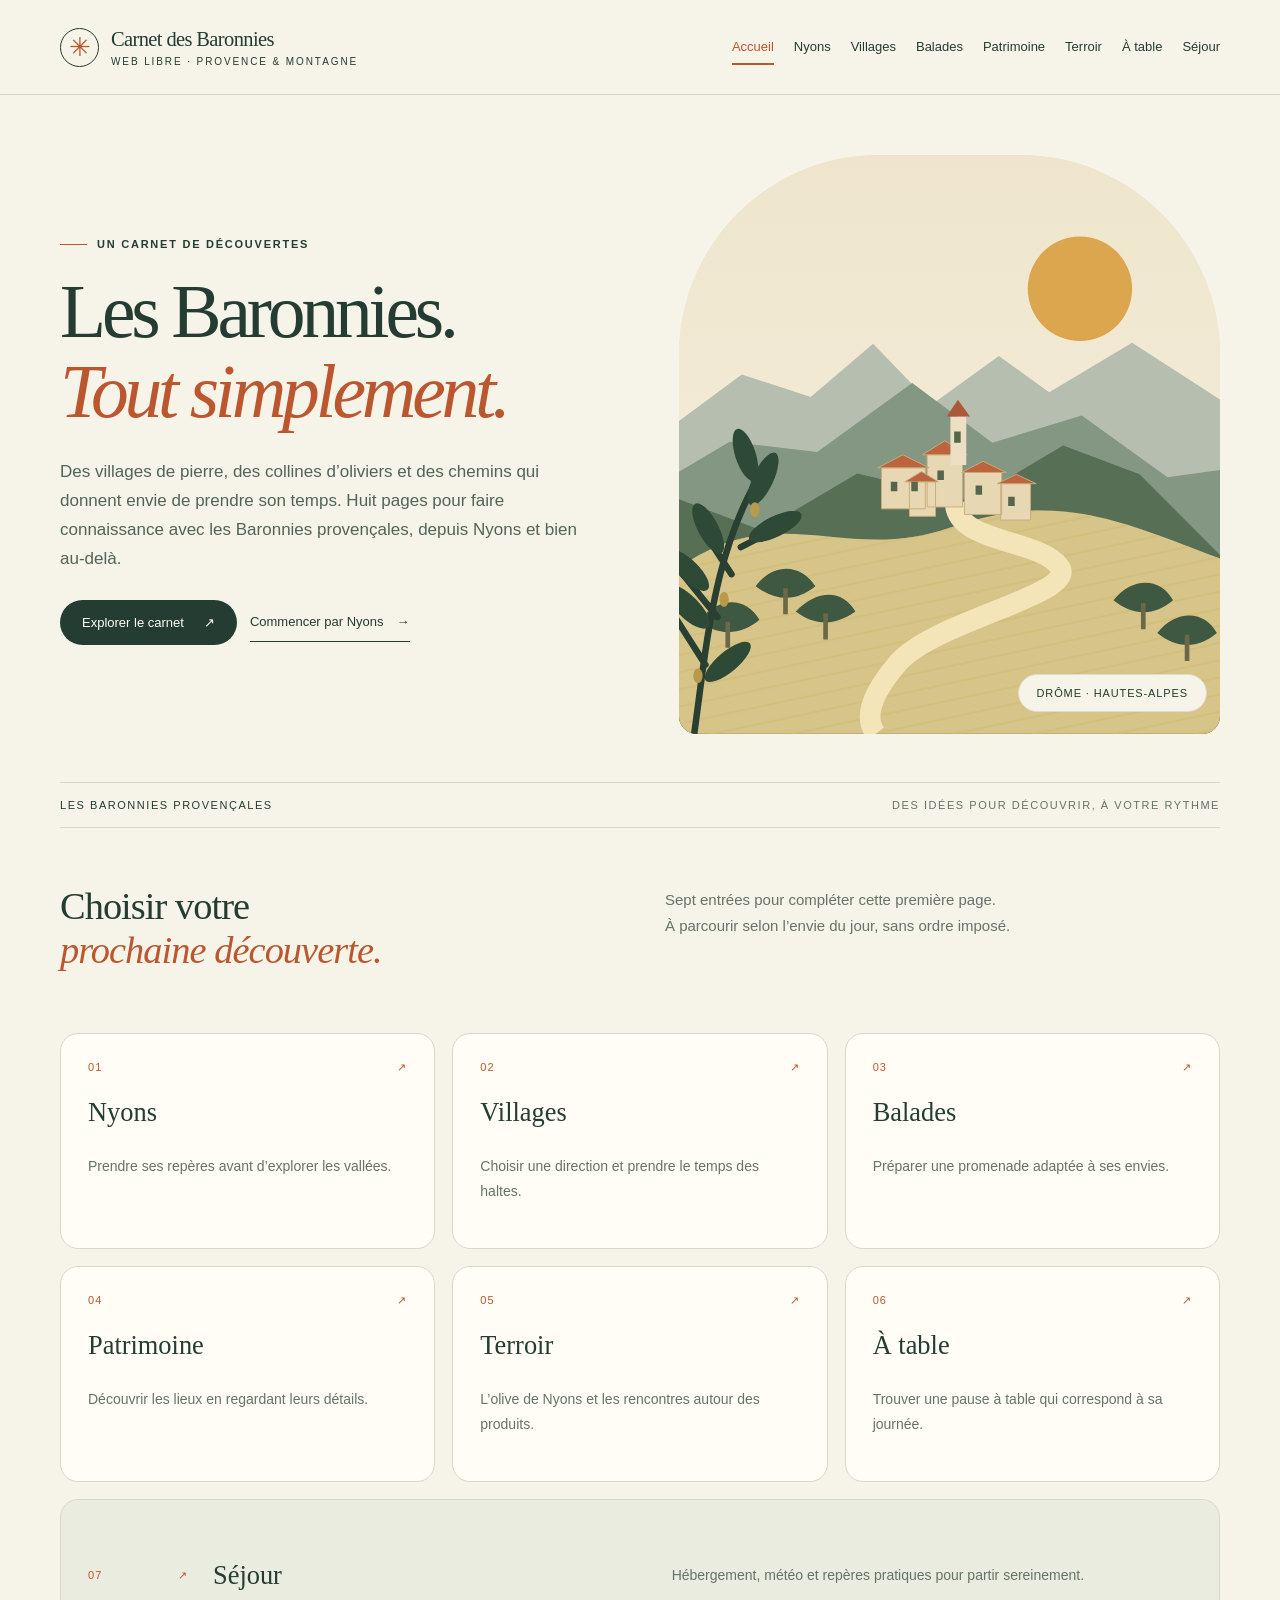
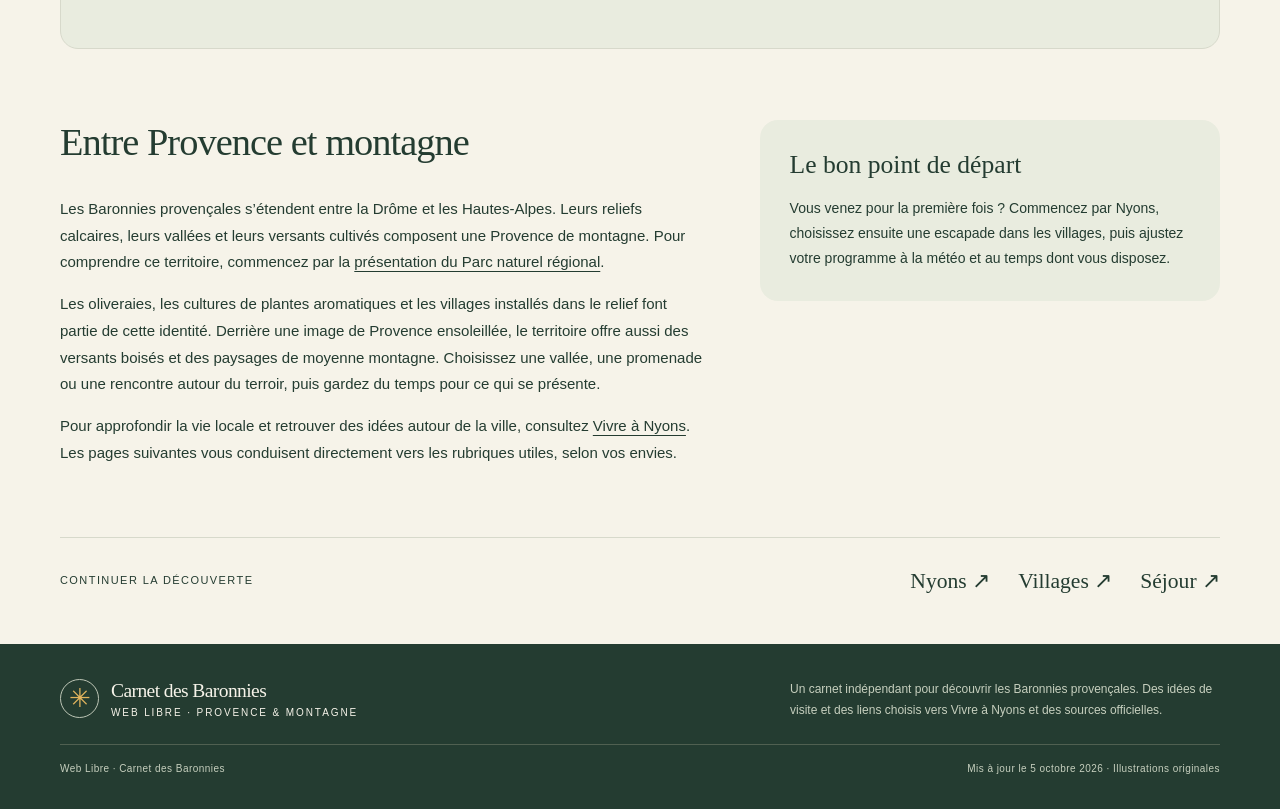
<file: index.html>
<!doctype html>
<html lang="fr"><head><meta charset="utf-8"><meta name="viewport" content="width=device-width, initial-scale=1"><title>Les Baronnies provençales : villages, balades et terroir | Web Libre</title><meta name="description" content="Un carnet pour découvrir les Baronnies provençales depuis Nyons : villages, balades, patrimoine, terroir et conseils pour préparer son séjour."><link rel="canonical" href="https://danie-poiret.github.io/web-libre/"><meta name="theme-color" content="#243c31"><meta property="og:type" content="website"><meta property="og:locale" content="fr_FR"><meta property="og:title" content="Les Baronnies provençales : villages, balades et terroir | Web Libre"><meta property="og:description" content="Un carnet pour découvrir les Baronnies provençales depuis Nyons : villages, balades, patrimoine, terroir et conseils pour préparer son séjour."><meta property="og:url" content="https://danie-poiret.github.io/web-libre/"><link rel="icon" href="assets/favicon.svg" type="image/svg+xml"><link rel="stylesheet" href="assets/style.css"><script type="application/ld+json">{"@context": "https://schema.org", "@type": "WebPage", "name": "Les Baronnies provençales, à votre rythme", "description": "Un carnet pour découvrir les Baronnies provençales depuis Nyons : villages, balades, patrimoine, terroir et conseils pour préparer son séjour.", "url": "https://danie-poiret.github.io/web-libre/", "inLanguage": "fr", "isPartOf": {"@type": "WebSite", "name": "Carnet des Baronnies · Web Libre", "url": "https://danie-poiret.github.io/web-libre/"}}</script></head>
<body><a class="skip" href="#contenu">Aller au contenu</a><header class="header"><div class="head-row wrap"><a class="brand" href="./" aria-label="Carnet des Baronnies, accueil"><span class="brand-mark" aria-hidden="true">✳</span><span class="brand-text">Carnet des Baronnies<small>Web Libre · Provence &amp; montagne</small></span></a><nav class="desktop-nav" aria-label="Navigation principale"><a class="nav-link" href="./" aria-current="page">Accueil</a><a class="nav-link" href="nyons/">Nyons</a><a class="nav-link" href="villages/">Villages</a><a class="nav-link" href="balades/">Balades</a><a class="nav-link" href="patrimoine/">Patrimoine</a><a class="nav-link" href="terroir/">Terroir</a><a class="nav-link" href="a-table/">À table</a><a class="nav-link" href="sejour/">Séjour</a></nav><details class="mobile-menu"><summary>Menu</summary><nav aria-label="Navigation mobile"><a class="nav-link" href="./" aria-current="page">Accueil</a><a class="nav-link" href="nyons/">Nyons</a><a class="nav-link" href="villages/">Villages</a><a class="nav-link" href="balades/">Balades</a><a class="nav-link" href="patrimoine/">Patrimoine</a><a class="nav-link" href="terroir/">Terroir</a><a class="nav-link" href="a-table/">À table</a><a class="nav-link" href="sejour/">Séjour</a></nav></details></div></header><main id="contenu"><section class="hero  wrap" aria-labelledby="titre"><div><div class="eyebrow">Un carnet de découvertes</div><h1 id="titre">Les Baronnies.<br><em>Tout simplement.</em></h1><p class="intro">Des villages de pierre, des collines d’oliviers et des chemins qui donnent envie de prendre son temps. Huit pages pour faire connaissance avec les Baronnies provençales, depuis Nyons et bien au-delà.</p><div class="actions"><a class="button" href="#explorer">Explorer le carnet <span aria-hidden="true">↗</span></a><a class="text-link" href="nyons/">Commencer par Nyons <span aria-hidden="true">→</span></a></div></div><div class="hero-art"><img src="assets/baronnies.svg" alt="" width="600" height="620" fetchpriority="high"><span class="art-label">Drôme · Hautes-Alpes</span></div></section><div class="region-strip wrap"><span>Les Baronnies provençales</span><span>Des idées pour découvrir, à votre rythme</span></div><section id="explorer" class="section wrap" aria-labelledby="explorer-titre"><div class="section-intro"><h2 id="explorer-titre">Choisir votre<br><em>prochaine découverte.</em></h2><p>Sept entrées pour compléter cette première page.<br>À parcourir selon l’envie du jour, sans ordre imposé.</p></div><div class="guide-grid"><a class="guide-card" href="nyons/"><div class="card-top"><span>01</span><span aria-hidden="true">↗</span></div><h3>Nyons</h3><p>Prendre ses repères avant d’explorer les vallées.</p></a><a class="guide-card" href="villages/"><div class="card-top"><span>02</span><span aria-hidden="true">↗</span></div><h3>Villages</h3><p>Choisir une direction et prendre le temps des haltes.</p></a><a class="guide-card" href="balades/"><div class="card-top"><span>03</span><span aria-hidden="true">↗</span></div><h3>Balades</h3><p>Préparer une promenade adaptée à ses envies.</p></a><a class="guide-card" href="patrimoine/"><div class="card-top"><span>04</span><span aria-hidden="true">↗</span></div><h3>Patrimoine</h3><p>Découvrir les lieux en regardant leurs détails.</p></a><a class="guide-card" href="terroir/"><div class="card-top"><span>05</span><span aria-hidden="true">↗</span></div><h3>Terroir</h3><p>L’olive de Nyons et les rencontres autour des produits.</p></a><a class="guide-card" href="a-table/"><div class="card-top"><span>06</span><span aria-hidden="true">↗</span></div><h3>À table</h3><p>Trouver une pause à table qui correspond à sa journée.</p></a><a class="guide-card" href="sejour/"><div class="card-top"><span>07</span><span aria-hidden="true">↗</span></div><h3>Séjour</h3><p>Hébergement, météo et repères pratiques pour partir sereinement.</p></a></div></section><section class="home-note wrap" aria-labelledby="region-titre"><div><h2 id="region-titre">Entre Provence et montagne</h2><p>Les Baronnies provençales s’étendent entre la Drôme et les Hautes-Alpes. Leurs reliefs calcaires, leurs vallées et leurs versants cultivés composent une Provence de montagne. Pour comprendre ce territoire, commencez par la <a href="https://www.baronnies-provencales.fr/les-baronnies-provencales/bienvenue-dans-les-baronnies-provencales/">présentation du Parc naturel régional</a>.</p><p>Les oliveraies, les cultures de plantes aromatiques et les villages installés dans le relief font partie de cette identité. Derrière une image de Provence ensoleillée, le territoire offre aussi des versants boisés et des paysages de moyenne montagne. Choisissez une vallée, une promenade ou une rencontre autour du terroir, puis gardez du temps pour ce qui se présente.</p><p>Pour approfondir la vie locale et retrouver des idées autour de la ville, consultez <a href="https://www.vivreanyons.fr/">Vivre à Nyons</a>. Les pages suivantes vous conduisent directement vers les rubriques utiles, selon vos envies.</p></div><div class="note-box"><h3>Le bon point de départ</h3><p>Vous venez pour la première fois ? Commencez par Nyons, choisissez ensuite une escapade dans les villages, puis ajustez votre programme à la météo et au temps dont vous disposez.</p></div></section><div class="related wrap"><p>Continuer la découverte</p><div class="related-links"><a href="nyons/">Nyons <span aria-hidden="true">↗</span></a><a href="villages/">Villages <span aria-hidden="true">↗</span></a><a href="sejour/">Séjour <span aria-hidden="true">↗</span></a></div></div></main><footer class="footer"><div class="wrap"><div class="footer-top"><a class="brand" href="./" aria-label="Carnet des Baronnies, accueil"><span class="brand-mark" aria-hidden="true">✳</span><span class="brand-text">Carnet des Baronnies<small>Web Libre · Provence &amp; montagne</small></span></a><p class="footer-copy">Un carnet indépendant pour découvrir les Baronnies provençales. Des idées de visite et des liens choisis vers Vivre à Nyons et des sources officielles.</p></div><div class="footer-bottom"><span>Web Libre · Carnet des Baronnies</span><span>Mis à jour le <time datetime="2026-10-05">5 octobre 2026</time> · Illustrations originales</span></div></div></footer></body></html>
</file>
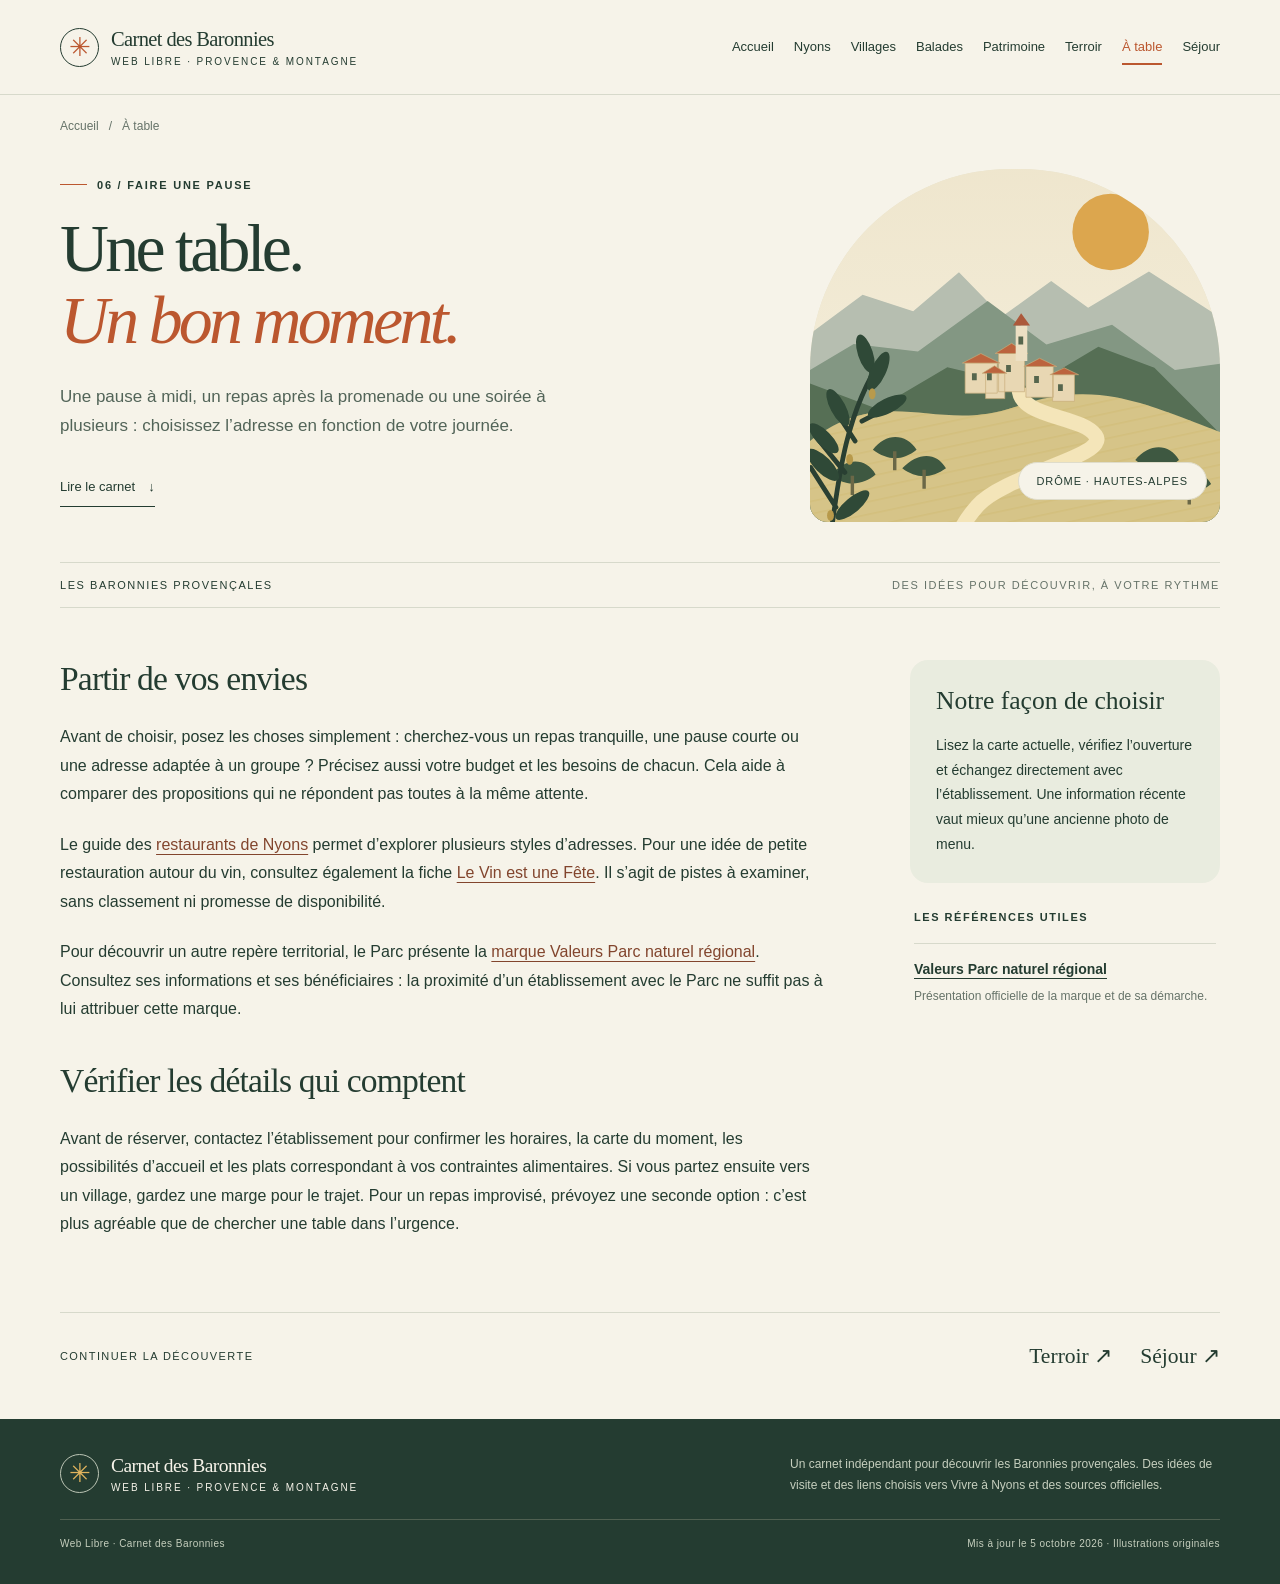
<file: a-table/index.html>
<!doctype html>
<html lang="fr"><head><meta charset="utf-8"><meta name="viewport" content="width=device-width, initial-scale=1"><title>Où manger à Nyons et dans les Baronnies ? | Web Libre</title><meta name="description" content="Préparer une pause à table dans les Baronnies : restaurants de Nyons, petite restauration et questions utiles avant de réserver."><link rel="canonical" href="https://danie-poiret.github.io/web-libre/a-table/"><meta name="theme-color" content="#243c31"><meta property="og:type" content="website"><meta property="og:locale" content="fr_FR"><meta property="og:title" content="Où manger à Nyons et dans les Baronnies ? | Web Libre"><meta property="og:description" content="Préparer une pause à table dans les Baronnies : restaurants de Nyons, petite restauration et questions utiles avant de réserver."><meta property="og:url" content="https://danie-poiret.github.io/web-libre/a-table/"><link rel="icon" href="../assets/favicon.svg" type="image/svg+xml"><link rel="stylesheet" href="../assets/style.css"><script type="application/ld+json">{"@context": "https://schema.org", "@type": "WebPage", "name": "À table dans les Baronnies et à Nyons", "description": "Préparer une pause à table dans les Baronnies : restaurants de Nyons, petite restauration et questions utiles avant de réserver.", "url": "https://danie-poiret.github.io/web-libre/a-table/", "inLanguage": "fr", "isPartOf": {"@type": "WebSite", "name": "Carnet des Baronnies · Web Libre", "url": "https://danie-poiret.github.io/web-libre/"}, "breadcrumb": {"@type": "BreadcrumbList", "itemListElement": [{"@type": "ListItem", "position": 1, "name": "Accueil", "item": "https://danie-poiret.github.io/web-libre/"}, {"@type": "ListItem", "position": 2, "name": "À table", "item": "https://danie-poiret.github.io/web-libre/a-table/"}]}}</script></head>
<body><a class="skip" href="#contenu">Aller au contenu</a><header class="header"><div class="head-row wrap"><a class="brand" href=".././" aria-label="Carnet des Baronnies, accueil"><span class="brand-mark" aria-hidden="true">✳</span><span class="brand-text">Carnet des Baronnies<small>Web Libre · Provence &amp; montagne</small></span></a><nav class="desktop-nav" aria-label="Navigation principale"><a class="nav-link" href=".././">Accueil</a><a class="nav-link" href="../nyons/">Nyons</a><a class="nav-link" href="../villages/">Villages</a><a class="nav-link" href="../balades/">Balades</a><a class="nav-link" href="../patrimoine/">Patrimoine</a><a class="nav-link" href="../terroir/">Terroir</a><a class="nav-link" href="../a-table/" aria-current="page">À table</a><a class="nav-link" href="../sejour/">Séjour</a></nav><details class="mobile-menu"><summary>Menu</summary><nav aria-label="Navigation mobile"><a class="nav-link" href=".././">Accueil</a><a class="nav-link" href="../nyons/">Nyons</a><a class="nav-link" href="../villages/">Villages</a><a class="nav-link" href="../balades/">Balades</a><a class="nav-link" href="../patrimoine/">Patrimoine</a><a class="nav-link" href="../terroir/">Terroir</a><a class="nav-link" href="../a-table/" aria-current="page">À table</a><a class="nav-link" href="../sejour/">Séjour</a></nav></details></div></header><main id="contenu"><nav class="breadcrumb wrap" aria-label="Fil d’Ariane"><a href="../">Accueil</a><span aria-hidden="true">/</span><span aria-current="page">À table</span></nav><section class="hero guide-hero wrap" aria-labelledby="titre"><div><div class="eyebrow">06 / Faire une pause</div><h1 id="titre">Une table.<br><em>Un bon moment.</em></h1><p class="intro">Une pause à midi, un repas après la promenade ou une soirée à plusieurs : choisissez l’adresse en fonction de votre journée.</p><div class="actions"><a class="text-link" href="#lire">Lire le carnet <span aria-hidden="true">↓</span></a></div></div><div class="hero-art"><img src="../assets/baronnies.svg" alt="" width="600" height="620" fetchpriority="high"><span class="art-label">Drôme · Hautes-Alpes</span></div></section><div class="region-strip wrap"><span>Les Baronnies provençales</span><span>Des idées pour découvrir, à votre rythme</span></div><div id="lire" class="content-layout wrap"><article class="article" aria-labelledby="lecture-titre"><h2 id="lecture-titre">Partir de vos envies</h2><p>Avant de choisir, posez les choses simplement : cherchez-vous un repas tranquille, une pause courte ou une adresse adaptée à un groupe ? Précisez aussi votre budget et les besoins de chacun. Cela aide à comparer des propositions qui ne répondent pas toutes à la même attente.</p><p>Le guide des <a href="https://www.vivreanyons.fr/restaurants-de-nyons/">restaurants de Nyons</a> permet d’explorer plusieurs styles d’adresses. Pour une idée de petite restauration autour du vin, consultez également la fiche <a href="https://www.vivreanyons.fr/restaurants-de-nyons/le-vin-est-une-fete-nyons/">Le Vin est une Fête</a>. Il s’agit de pistes à examiner, sans classement ni promesse de disponibilité.</p><p>Pour découvrir un autre repère territorial, le Parc présente la <a href="https://www.baronnies-provencales.fr/nos-actions/marque-parc/">marque Valeurs Parc naturel régional</a>. Consultez ses informations et ses bénéficiaires : la proximité d’un établissement avec le Parc ne suffit pas à lui attribuer cette marque.</p><h2>Vérifier les détails qui comptent</h2><p>Avant de réserver, contactez l’établissement pour confirmer les horaires, la carte du moment, les possibilités d’accueil et les plats correspondant à vos contraintes alimentaires. Si vous partez ensuite vers un village, gardez une marge pour le trajet. Pour un repas improvisé, prévoyez une seconde option : c’est plus agréable que de chercher une table dans l’urgence.</p></article><aside class="aside" aria-label="Conseils et références"><div class="note-box"><h3>Notre façon de choisir</h3><p>Lisez la carte actuelle, vérifiez l’ouverture et échangez directement avec l’établissement. Une information récente vaut mieux qu’une ancienne photo de menu.</p></div><section class="reference-box" aria-labelledby="ref-titre"><h2 id="ref-titre">Les références utiles</h2><div class="reference-item"><a href="https://www.baronnies-provencales.fr/nos-actions/marque-parc/">Valeurs Parc naturel régional</a><p>Présentation officielle de la marque et de sa démarche.</p></div></section></aside></div><div class="related wrap"><p>Continuer la découverte</p><div class="related-links"><a href="../terroir/">Terroir <span aria-hidden="true">↗</span></a><a href="../sejour/">Séjour <span aria-hidden="true">↗</span></a></div></div></main><footer class="footer"><div class="wrap"><div class="footer-top"><a class="brand" href=".././" aria-label="Carnet des Baronnies, accueil"><span class="brand-mark" aria-hidden="true">✳</span><span class="brand-text">Carnet des Baronnies<small>Web Libre · Provence &amp; montagne</small></span></a><p class="footer-copy">Un carnet indépendant pour découvrir les Baronnies provençales. Des idées de visite et des liens choisis vers Vivre à Nyons et des sources officielles.</p></div><div class="footer-bottom"><span>Web Libre · Carnet des Baronnies</span><span>Mis à jour le <time datetime="2026-10-05">5 octobre 2026</time> · Illustrations originales</span></div></div></footer></body></html>
</file>
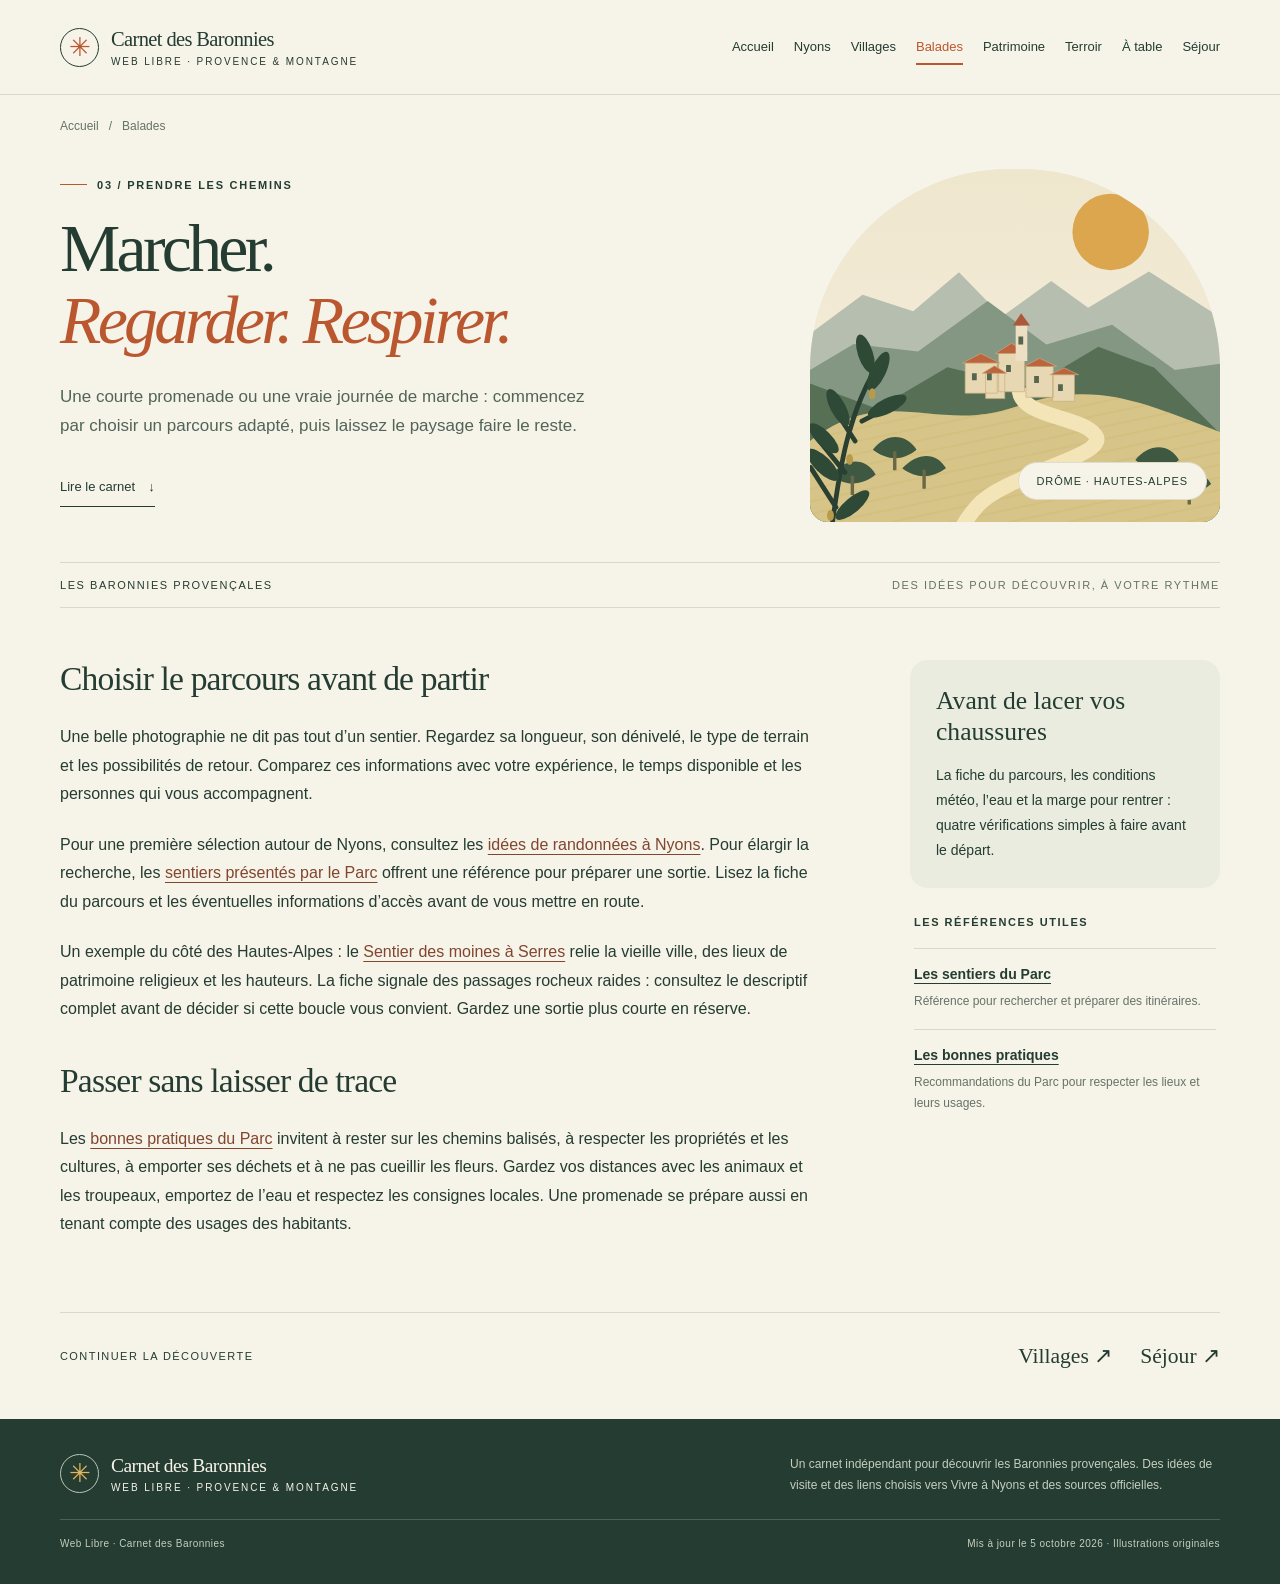
<file: balades/index.html>
<!doctype html>
<html lang="fr"><head><meta charset="utf-8"><meta name="viewport" content="width=device-width, initial-scale=1"><title>Balades dans les Baronnies : choisir et préparer sa randonnée | Web Libre</title><meta name="description" content="Choisir une balade dans les Baronnies selon le dénivelé, la météo et son niveau, avec les itinéraires et les bonnes pratiques du Parc."><link rel="canonical" href="https://danie-poiret.github.io/web-libre/balades/"><meta name="theme-color" content="#243c31"><meta property="og:type" content="website"><meta property="og:locale" content="fr_FR"><meta property="og:title" content="Balades dans les Baronnies : choisir et préparer sa randonnée | Web Libre"><meta property="og:description" content="Choisir une balade dans les Baronnies selon le dénivelé, la météo et son niveau, avec les itinéraires et les bonnes pratiques du Parc."><meta property="og:url" content="https://danie-poiret.github.io/web-libre/balades/"><link rel="icon" href="../assets/favicon.svg" type="image/svg+xml"><link rel="stylesheet" href="../assets/style.css"><script type="application/ld+json">{"@context": "https://schema.org", "@type": "WebPage", "name": "Balades et randonnées dans les Baronnies", "description": "Choisir une balade dans les Baronnies selon le dénivelé, la météo et son niveau, avec les itinéraires et les bonnes pratiques du Parc.", "url": "https://danie-poiret.github.io/web-libre/balades/", "inLanguage": "fr", "isPartOf": {"@type": "WebSite", "name": "Carnet des Baronnies · Web Libre", "url": "https://danie-poiret.github.io/web-libre/"}, "breadcrumb": {"@type": "BreadcrumbList", "itemListElement": [{"@type": "ListItem", "position": 1, "name": "Accueil", "item": "https://danie-poiret.github.io/web-libre/"}, {"@type": "ListItem", "position": 2, "name": "Balades", "item": "https://danie-poiret.github.io/web-libre/balades/"}]}}</script></head>
<body><a class="skip" href="#contenu">Aller au contenu</a><header class="header"><div class="head-row wrap"><a class="brand" href=".././" aria-label="Carnet des Baronnies, accueil"><span class="brand-mark" aria-hidden="true">✳</span><span class="brand-text">Carnet des Baronnies<small>Web Libre · Provence &amp; montagne</small></span></a><nav class="desktop-nav" aria-label="Navigation principale"><a class="nav-link" href=".././">Accueil</a><a class="nav-link" href="../nyons/">Nyons</a><a class="nav-link" href="../villages/">Villages</a><a class="nav-link" href="../balades/" aria-current="page">Balades</a><a class="nav-link" href="../patrimoine/">Patrimoine</a><a class="nav-link" href="../terroir/">Terroir</a><a class="nav-link" href="../a-table/">À table</a><a class="nav-link" href="../sejour/">Séjour</a></nav><details class="mobile-menu"><summary>Menu</summary><nav aria-label="Navigation mobile"><a class="nav-link" href=".././">Accueil</a><a class="nav-link" href="../nyons/">Nyons</a><a class="nav-link" href="../villages/">Villages</a><a class="nav-link" href="../balades/" aria-current="page">Balades</a><a class="nav-link" href="../patrimoine/">Patrimoine</a><a class="nav-link" href="../terroir/">Terroir</a><a class="nav-link" href="../a-table/">À table</a><a class="nav-link" href="../sejour/">Séjour</a></nav></details></div></header><main id="contenu"><nav class="breadcrumb wrap" aria-label="Fil d’Ariane"><a href="../">Accueil</a><span aria-hidden="true">/</span><span aria-current="page">Balades</span></nav><section class="hero guide-hero wrap" aria-labelledby="titre"><div><div class="eyebrow">03 / Prendre les chemins</div><h1 id="titre">Marcher.<br><em>Regarder. Respirer.</em></h1><p class="intro">Une courte promenade ou une vraie journée de marche : commencez par choisir un parcours adapté, puis laissez le paysage faire le reste.</p><div class="actions"><a class="text-link" href="#lire">Lire le carnet <span aria-hidden="true">↓</span></a></div></div><div class="hero-art"><img src="../assets/baronnies.svg" alt="" width="600" height="620" fetchpriority="high"><span class="art-label">Drôme · Hautes-Alpes</span></div></section><div class="region-strip wrap"><span>Les Baronnies provençales</span><span>Des idées pour découvrir, à votre rythme</span></div><div id="lire" class="content-layout wrap"><article class="article" aria-labelledby="lecture-titre"><h2 id="lecture-titre">Choisir le parcours avant de partir</h2><p>Une belle photographie ne dit pas tout d’un sentier. Regardez sa longueur, son dénivelé, le type de terrain et les possibilités de retour. Comparez ces informations avec votre expérience, le temps disponible et les personnes qui vous accompagnent.</p><p>Pour une première sélection autour de Nyons, consultez les <a href="https://www.vivreanyons.fr/randonnee-nyons/">idées de randonnées à Nyons</a>. Pour élargir la recherche, les <a href="https://www.baronnies-provencales.fr/a-voir-a-faire/chemins-des-parcs/">sentiers présentés par le Parc</a> offrent une référence pour préparer une sortie. Lisez la fiche du parcours et les éventuelles informations d’accès avant de vous mettre en route.</p><p>Un exemple du côté des Hautes-Alpes : le <a href="https://www.cheminsdesparcs.fr/trek/56542-SERRES---Sentier-des-moines">Sentier des moines à Serres</a> relie la vieille ville, des lieux de patrimoine religieux et les hauteurs. La fiche signale des passages rocheux raides : consultez le descriptif complet avant de décider si cette boucle vous convient. Gardez une sortie plus courte en réserve.</p><h2>Passer sans laisser de trace</h2><p>Les <a href="https://www.baronnies-provencales.fr/a-voir-a-faire/les-bonnes-pratiques/">bonnes pratiques du Parc</a> invitent à rester sur les chemins balisés, à respecter les propriétés et les cultures, à emporter ses déchets et à ne pas cueillir les fleurs. Gardez vos distances avec les animaux et les troupeaux, emportez de l’eau et respectez les consignes locales. Une promenade se prépare aussi en tenant compte des usages des habitants.</p></article><aside class="aside" aria-label="Conseils et références"><div class="note-box"><h3>Avant de lacer vos chaussures</h3><p>La fiche du parcours, les conditions météo, l’eau et la marge pour rentrer : quatre vérifications simples à faire avant le départ.</p></div><section class="reference-box" aria-labelledby="ref-titre"><h2 id="ref-titre">Les références utiles</h2><div class="reference-item"><a href="https://www.baronnies-provencales.fr/a-voir-a-faire/chemins-des-parcs/">Les sentiers du Parc</a><p>Référence pour rechercher et préparer des itinéraires.</p></div><div class="reference-item"><a href="https://www.baronnies-provencales.fr/a-voir-a-faire/les-bonnes-pratiques/">Les bonnes pratiques</a><p>Recommandations du Parc pour respecter les lieux et leurs usages.</p></div></section></aside></div><div class="related wrap"><p>Continuer la découverte</p><div class="related-links"><a href="../villages/">Villages <span aria-hidden="true">↗</span></a><a href="../sejour/">Séjour <span aria-hidden="true">↗</span></a></div></div></main><footer class="footer"><div class="wrap"><div class="footer-top"><a class="brand" href=".././" aria-label="Carnet des Baronnies, accueil"><span class="brand-mark" aria-hidden="true">✳</span><span class="brand-text">Carnet des Baronnies<small>Web Libre · Provence &amp; montagne</small></span></a><p class="footer-copy">Un carnet indépendant pour découvrir les Baronnies provençales. Des idées de visite et des liens choisis vers Vivre à Nyons et des sources officielles.</p></div><div class="footer-bottom"><span>Web Libre · Carnet des Baronnies</span><span>Mis à jour le <time datetime="2026-10-05">5 octobre 2026</time> · Illustrations originales</span></div></div></footer></body></html>
</file>
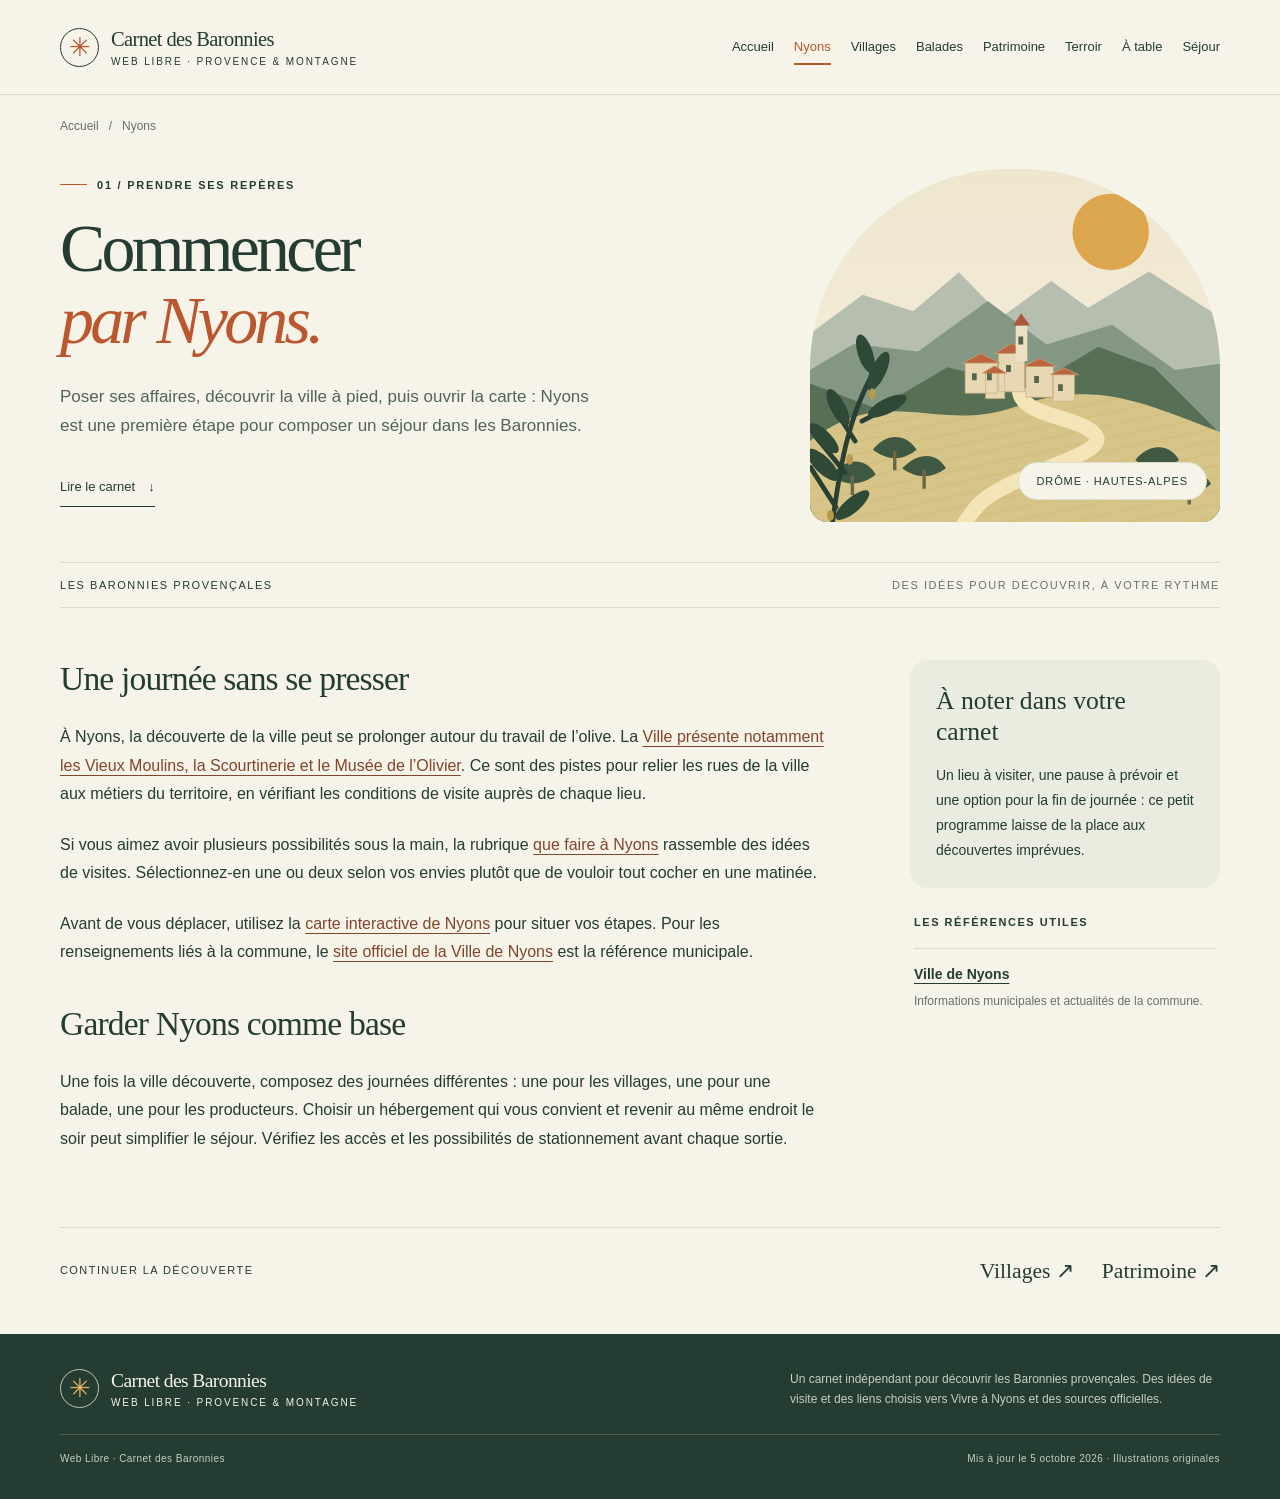
<file: nyons/index.html>
<!doctype html>
<html lang="fr"><head><meta charset="utf-8"><meta name="viewport" content="width=device-width, initial-scale=1"><title>Nyons, point de départ pour découvrir les Baronnies | Web Libre</title><meta name="description" content="Organiser une première journée à Nyons avant de découvrir les Baronnies : promenade, repères, carte et informations municipales."><link rel="canonical" href="https://danie-poiret.github.io/web-libre/nyons/"><meta name="theme-color" content="#243c31"><meta property="og:type" content="website"><meta property="og:locale" content="fr_FR"><meta property="og:title" content="Nyons, point de départ pour découvrir les Baronnies | Web Libre"><meta property="og:description" content="Organiser une première journée à Nyons avant de découvrir les Baronnies : promenade, repères, carte et informations municipales."><meta property="og:url" content="https://danie-poiret.github.io/web-libre/nyons/"><link rel="icon" href="../assets/favicon.svg" type="image/svg+xml"><link rel="stylesheet" href="../assets/style.css"><script type="application/ld+json">{"@context": "https://schema.org", "@type": "WebPage", "name": "Nyons, un point de départ pour les Baronnies", "description": "Organiser une première journée à Nyons avant de découvrir les Baronnies : promenade, repères, carte et informations municipales.", "url": "https://danie-poiret.github.io/web-libre/nyons/", "inLanguage": "fr", "isPartOf": {"@type": "WebSite", "name": "Carnet des Baronnies · Web Libre", "url": "https://danie-poiret.github.io/web-libre/"}, "breadcrumb": {"@type": "BreadcrumbList", "itemListElement": [{"@type": "ListItem", "position": 1, "name": "Accueil", "item": "https://danie-poiret.github.io/web-libre/"}, {"@type": "ListItem", "position": 2, "name": "Nyons", "item": "https://danie-poiret.github.io/web-libre/nyons/"}]}}</script></head>
<body><a class="skip" href="#contenu">Aller au contenu</a><header class="header"><div class="head-row wrap"><a class="brand" href=".././" aria-label="Carnet des Baronnies, accueil"><span class="brand-mark" aria-hidden="true">✳</span><span class="brand-text">Carnet des Baronnies<small>Web Libre · Provence &amp; montagne</small></span></a><nav class="desktop-nav" aria-label="Navigation principale"><a class="nav-link" href=".././">Accueil</a><a class="nav-link" href="../nyons/" aria-current="page">Nyons</a><a class="nav-link" href="../villages/">Villages</a><a class="nav-link" href="../balades/">Balades</a><a class="nav-link" href="../patrimoine/">Patrimoine</a><a class="nav-link" href="../terroir/">Terroir</a><a class="nav-link" href="../a-table/">À table</a><a class="nav-link" href="../sejour/">Séjour</a></nav><details class="mobile-menu"><summary>Menu</summary><nav aria-label="Navigation mobile"><a class="nav-link" href=".././">Accueil</a><a class="nav-link" href="../nyons/" aria-current="page">Nyons</a><a class="nav-link" href="../villages/">Villages</a><a class="nav-link" href="../balades/">Balades</a><a class="nav-link" href="../patrimoine/">Patrimoine</a><a class="nav-link" href="../terroir/">Terroir</a><a class="nav-link" href="../a-table/">À table</a><a class="nav-link" href="../sejour/">Séjour</a></nav></details></div></header><main id="contenu"><nav class="breadcrumb wrap" aria-label="Fil d’Ariane"><a href="../">Accueil</a><span aria-hidden="true">/</span><span aria-current="page">Nyons</span></nav><section class="hero guide-hero wrap" aria-labelledby="titre"><div><div class="eyebrow">01 / Prendre ses repères</div><h1 id="titre">Commencer<br><em>par Nyons.</em></h1><p class="intro">Poser ses affaires, découvrir la ville à pied, puis ouvrir la carte : Nyons est une première étape pour composer un séjour dans les Baronnies.</p><div class="actions"><a class="text-link" href="#lire">Lire le carnet <span aria-hidden="true">↓</span></a></div></div><div class="hero-art"><img src="../assets/baronnies.svg" alt="" width="600" height="620" fetchpriority="high"><span class="art-label">Drôme · Hautes-Alpes</span></div></section><div class="region-strip wrap"><span>Les Baronnies provençales</span><span>Des idées pour découvrir, à votre rythme</span></div><div id="lire" class="content-layout wrap"><article class="article" aria-labelledby="lecture-titre"><h2 id="lecture-titre">Une journée sans se presser</h2><p>À Nyons, la découverte de la ville peut se prolonger autour du travail de l’olive. La <a href="https://www.nyons.com/vivre-nyons/economie-et-emplois/agriculture/">Ville présente notamment les Vieux Moulins, la Scourtinerie et le Musée de l’Olivier</a>. Ce sont des pistes pour relier les rues de la ville aux métiers du territoire, en vérifiant les conditions de visite auprès de chaque lieu.</p><p>Si vous aimez avoir plusieurs possibilités sous la main, la rubrique <a href="https://www.vivreanyons.fr/que-faire-nyons/">que faire à Nyons</a> rassemble des idées de visites. Sélectionnez-en une ou deux selon vos envies plutôt que de vouloir tout cocher en une matinée.</p><p>Avant de vous déplacer, utilisez la <a href="https://www.vivreanyons.fr/nyons-carte-interactive/">carte interactive de Nyons</a> pour situer vos étapes. Pour les renseignements liés à la commune, le <a href="https://www.nyons.com/">site officiel de la Ville de Nyons</a> est la référence municipale.</p><h2>Garder Nyons comme base</h2><p>Une fois la ville découverte, composez des journées différentes : une pour les villages, une pour une balade, une pour les producteurs. Choisir un hébergement qui vous convient et revenir au même endroit le soir peut simplifier le séjour. Vérifiez les accès et les possibilités de stationnement avant chaque sortie.</p></article><aside class="aside" aria-label="Conseils et références"><div class="note-box"><h3>À noter dans votre carnet</h3><p>Un lieu à visiter, une pause à prévoir et une option pour la fin de journée : ce petit programme laisse de la place aux découvertes imprévues.</p></div><section class="reference-box" aria-labelledby="ref-titre"><h2 id="ref-titre">Les références utiles</h2><div class="reference-item"><a href="https://www.nyons.com/">Ville de Nyons</a><p>Informations municipales et actualités de la commune.</p></div></section></aside></div><div class="related wrap"><p>Continuer la découverte</p><div class="related-links"><a href="../villages/">Villages <span aria-hidden="true">↗</span></a><a href="../patrimoine/">Patrimoine <span aria-hidden="true">↗</span></a></div></div></main><footer class="footer"><div class="wrap"><div class="footer-top"><a class="brand" href=".././" aria-label="Carnet des Baronnies, accueil"><span class="brand-mark" aria-hidden="true">✳</span><span class="brand-text">Carnet des Baronnies<small>Web Libre · Provence &amp; montagne</small></span></a><p class="footer-copy">Un carnet indépendant pour découvrir les Baronnies provençales. Des idées de visite et des liens choisis vers Vivre à Nyons et des sources officielles.</p></div><div class="footer-bottom"><span>Web Libre · Carnet des Baronnies</span><span>Mis à jour le <time datetime="2026-10-05">5 octobre 2026</time> · Illustrations originales</span></div></div></footer></body></html>
</file>
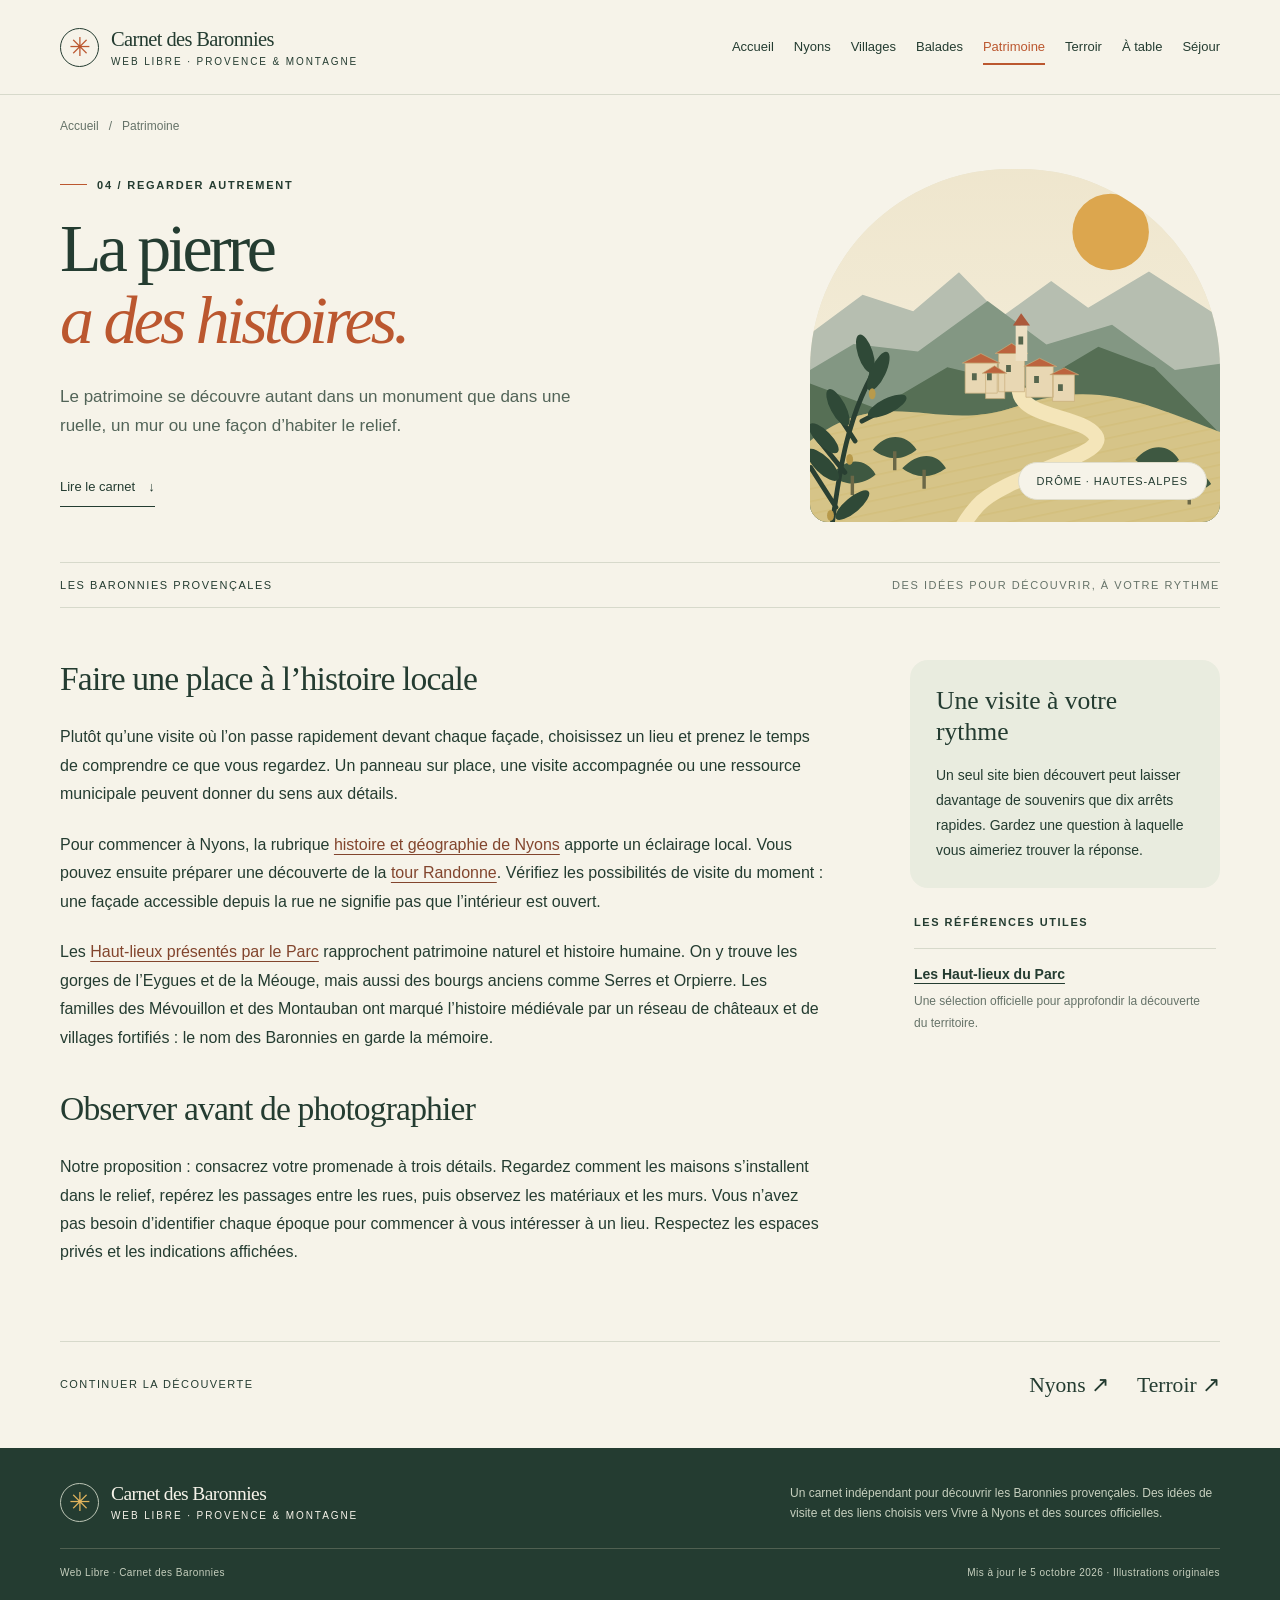
<file: patrimoine/index.html>
<!doctype html>
<html lang="fr"><head><meta charset="utf-8"><meta name="viewport" content="width=device-width, initial-scale=1"><title>Patrimoine des Baronnies : ruelles, paysages et histoire | Web Libre</title><meta name="description" content="Découvrir le patrimoine des Baronnies et de Nyons en prenant le temps : architecture, histoire locale et paysages façonnés par les habitants."><link rel="canonical" href="https://danie-poiret.github.io/web-libre/patrimoine/"><meta name="theme-color" content="#243c31"><meta property="og:type" content="website"><meta property="og:locale" content="fr_FR"><meta property="og:title" content="Patrimoine des Baronnies : ruelles, paysages et histoire | Web Libre"><meta property="og:description" content="Découvrir le patrimoine des Baronnies et de Nyons en prenant le temps : architecture, histoire locale et paysages façonnés par les habitants."><meta property="og:url" content="https://danie-poiret.github.io/web-libre/patrimoine/"><link rel="icon" href="../assets/favicon.svg" type="image/svg+xml"><link rel="stylesheet" href="../assets/style.css"><script type="application/ld+json">{"@context": "https://schema.org", "@type": "WebPage", "name": "Lire le patrimoine des Baronnies", "description": "Découvrir le patrimoine des Baronnies et de Nyons en prenant le temps : architecture, histoire locale et paysages façonnés par les habitants.", "url": "https://danie-poiret.github.io/web-libre/patrimoine/", "inLanguage": "fr", "isPartOf": {"@type": "WebSite", "name": "Carnet des Baronnies · Web Libre", "url": "https://danie-poiret.github.io/web-libre/"}, "breadcrumb": {"@type": "BreadcrumbList", "itemListElement": [{"@type": "ListItem", "position": 1, "name": "Accueil", "item": "https://danie-poiret.github.io/web-libre/"}, {"@type": "ListItem", "position": 2, "name": "Patrimoine", "item": "https://danie-poiret.github.io/web-libre/patrimoine/"}]}}</script></head>
<body><a class="skip" href="#contenu">Aller au contenu</a><header class="header"><div class="head-row wrap"><a class="brand" href=".././" aria-label="Carnet des Baronnies, accueil"><span class="brand-mark" aria-hidden="true">✳</span><span class="brand-text">Carnet des Baronnies<small>Web Libre · Provence &amp; montagne</small></span></a><nav class="desktop-nav" aria-label="Navigation principale"><a class="nav-link" href=".././">Accueil</a><a class="nav-link" href="../nyons/">Nyons</a><a class="nav-link" href="../villages/">Villages</a><a class="nav-link" href="../balades/">Balades</a><a class="nav-link" href="../patrimoine/" aria-current="page">Patrimoine</a><a class="nav-link" href="../terroir/">Terroir</a><a class="nav-link" href="../a-table/">À table</a><a class="nav-link" href="../sejour/">Séjour</a></nav><details class="mobile-menu"><summary>Menu</summary><nav aria-label="Navigation mobile"><a class="nav-link" href=".././">Accueil</a><a class="nav-link" href="../nyons/">Nyons</a><a class="nav-link" href="../villages/">Villages</a><a class="nav-link" href="../balades/">Balades</a><a class="nav-link" href="../patrimoine/" aria-current="page">Patrimoine</a><a class="nav-link" href="../terroir/">Terroir</a><a class="nav-link" href="../a-table/">À table</a><a class="nav-link" href="../sejour/">Séjour</a></nav></details></div></header><main id="contenu"><nav class="breadcrumb wrap" aria-label="Fil d’Ariane"><a href="../">Accueil</a><span aria-hidden="true">/</span><span aria-current="page">Patrimoine</span></nav><section class="hero guide-hero wrap" aria-labelledby="titre"><div><div class="eyebrow">04 / Regarder autrement</div><h1 id="titre">La pierre<br><em>a des histoires.</em></h1><p class="intro">Le patrimoine se découvre autant dans un monument que dans une ruelle, un mur ou une façon d’habiter le relief.</p><div class="actions"><a class="text-link" href="#lire">Lire le carnet <span aria-hidden="true">↓</span></a></div></div><div class="hero-art"><img src="../assets/baronnies.svg" alt="" width="600" height="620" fetchpriority="high"><span class="art-label">Drôme · Hautes-Alpes</span></div></section><div class="region-strip wrap"><span>Les Baronnies provençales</span><span>Des idées pour découvrir, à votre rythme</span></div><div id="lire" class="content-layout wrap"><article class="article" aria-labelledby="lecture-titre"><h2 id="lecture-titre">Faire une place à l’histoire locale</h2><p>Plutôt qu’une visite où l’on passe rapidement devant chaque façade, choisissez un lieu et prenez le temps de comprendre ce que vous regardez. Un panneau sur place, une visite accompagnée ou une ressource municipale peuvent donner du sens aux détails.</p><p>Pour commencer à Nyons, la rubrique <a href="https://www.vivreanyons.fr/Histoire-Geo/">histoire et géographie de Nyons</a> apporte un éclairage local. Vous pouvez ensuite préparer une découverte de la <a href="https://www.vivreanyons.fr/que-faire-nyons/Tour-Randonne/">tour Randonne</a>. Vérifiez les possibilités de visite du moment : une façade accessible depuis la rue ne signifie pas que l’intérieur est ouvert.</p><p>Les <a href="https://www.baronnies-provencales.fr/les-baronnies-provencales/haut-lieux/">Haut-lieux présentés par le Parc</a> rapprochent patrimoine naturel et histoire humaine. On y trouve les gorges de l’Eygues et de la Méouge, mais aussi des bourgs anciens comme Serres et Orpierre. Les familles des Mévouillon et des Montauban ont marqué l’histoire médiévale par un réseau de châteaux et de villages fortifiés : le nom des Baronnies en garde la mémoire.</p><h2>Observer avant de photographier</h2><p>Notre proposition : consacrez votre promenade à trois détails. Regardez comment les maisons s’installent dans le relief, repérez les passages entre les rues, puis observez les matériaux et les murs. Vous n’avez pas besoin d’identifier chaque époque pour commencer à vous intéresser à un lieu. Respectez les espaces privés et les indications affichées.</p></article><aside class="aside" aria-label="Conseils et références"><div class="note-box"><h3>Une visite à votre rythme</h3><p>Un seul site bien découvert peut laisser davantage de souvenirs que dix arrêts rapides. Gardez une question à laquelle vous aimeriez trouver la réponse.</p></div><section class="reference-box" aria-labelledby="ref-titre"><h2 id="ref-titre">Les références utiles</h2><div class="reference-item"><a href="https://www.baronnies-provencales.fr/les-baronnies-provencales/haut-lieux/">Les Haut-lieux du Parc</a><p>Une sélection officielle pour approfondir la découverte du territoire.</p></div></section></aside></div><div class="related wrap"><p>Continuer la découverte</p><div class="related-links"><a href="../nyons/">Nyons <span aria-hidden="true">↗</span></a><a href="../terroir/">Terroir <span aria-hidden="true">↗</span></a></div></div></main><footer class="footer"><div class="wrap"><div class="footer-top"><a class="brand" href=".././" aria-label="Carnet des Baronnies, accueil"><span class="brand-mark" aria-hidden="true">✳</span><span class="brand-text">Carnet des Baronnies<small>Web Libre · Provence &amp; montagne</small></span></a><p class="footer-copy">Un carnet indépendant pour découvrir les Baronnies provençales. Des idées de visite et des liens choisis vers Vivre à Nyons et des sources officielles.</p></div><div class="footer-bottom"><span>Web Libre · Carnet des Baronnies</span><span>Mis à jour le <time datetime="2026-10-05">5 octobre 2026</time> · Illustrations originales</span></div></div></footer></body></html>
</file>
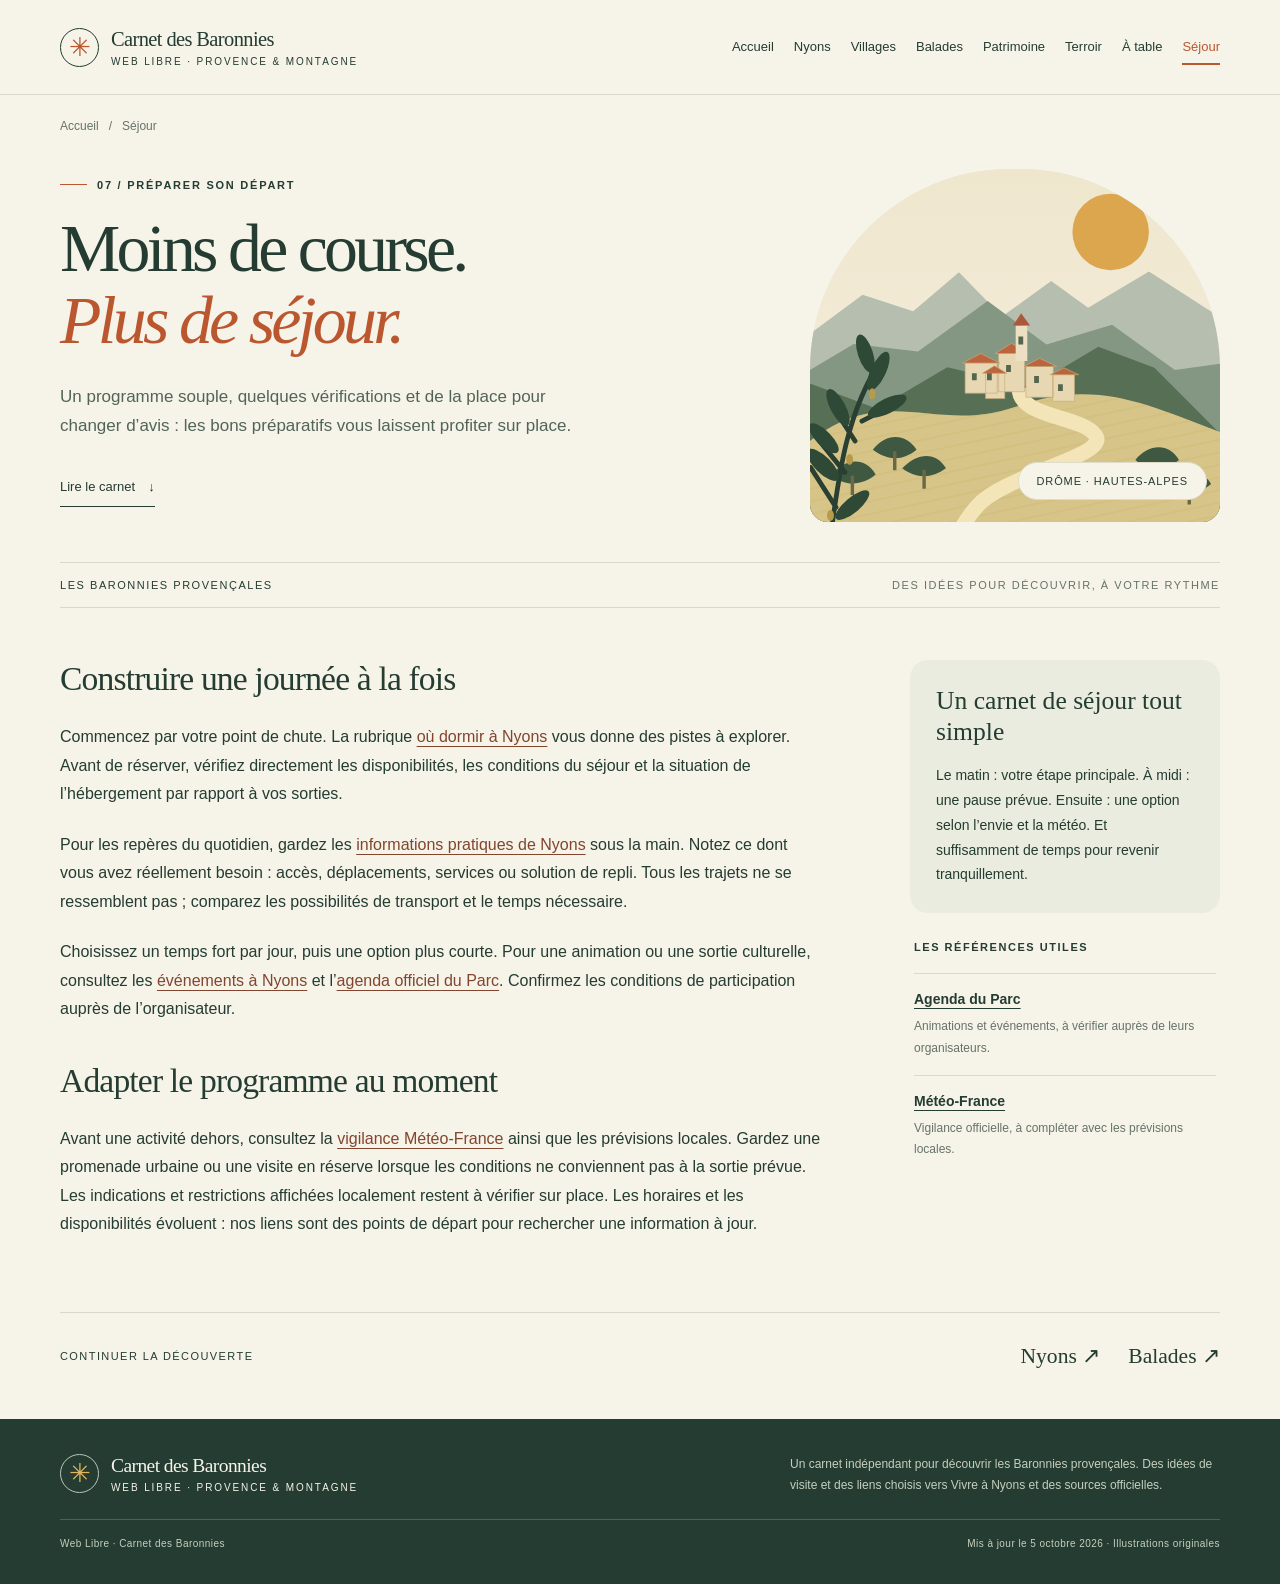
<file: sejour/index.html>
<!doctype html>
<html lang="fr"><head><meta charset="utf-8"><meta name="viewport" content="width=device-width, initial-scale=1"><title>Préparer son séjour dans les Baronnies depuis Nyons | Web Libre</title><meta name="description" content="Organiser un séjour dans les Baronnies : hébergement, déplacements, agenda et météo, avec des liens pratiques vers Nyons et les références officielles."><link rel="canonical" href="https://danie-poiret.github.io/web-libre/sejour/"><meta name="theme-color" content="#243c31"><meta property="og:type" content="website"><meta property="og:locale" content="fr_FR"><meta property="og:title" content="Préparer son séjour dans les Baronnies depuis Nyons | Web Libre"><meta property="og:description" content="Organiser un séjour dans les Baronnies : hébergement, déplacements, agenda et météo, avec des liens pratiques vers Nyons et les références officielles."><meta property="og:url" content="https://danie-poiret.github.io/web-libre/sejour/"><link rel="icon" href="../assets/favicon.svg" type="image/svg+xml"><link rel="stylesheet" href="../assets/style.css"><script type="application/ld+json">{"@context": "https://schema.org", "@type": "WebPage", "name": "Préparer un séjour dans les Baronnies", "description": "Organiser un séjour dans les Baronnies : hébergement, déplacements, agenda et météo, avec des liens pratiques vers Nyons et les références officielles.", "url": "https://danie-poiret.github.io/web-libre/sejour/", "inLanguage": "fr", "isPartOf": {"@type": "WebSite", "name": "Carnet des Baronnies · Web Libre", "url": "https://danie-poiret.github.io/web-libre/"}, "breadcrumb": {"@type": "BreadcrumbList", "itemListElement": [{"@type": "ListItem", "position": 1, "name": "Accueil", "item": "https://danie-poiret.github.io/web-libre/"}, {"@type": "ListItem", "position": 2, "name": "Séjour", "item": "https://danie-poiret.github.io/web-libre/sejour/"}]}}</script></head>
<body><a class="skip" href="#contenu">Aller au contenu</a><header class="header"><div class="head-row wrap"><a class="brand" href=".././" aria-label="Carnet des Baronnies, accueil"><span class="brand-mark" aria-hidden="true">✳</span><span class="brand-text">Carnet des Baronnies<small>Web Libre · Provence &amp; montagne</small></span></a><nav class="desktop-nav" aria-label="Navigation principale"><a class="nav-link" href=".././">Accueil</a><a class="nav-link" href="../nyons/">Nyons</a><a class="nav-link" href="../villages/">Villages</a><a class="nav-link" href="../balades/">Balades</a><a class="nav-link" href="../patrimoine/">Patrimoine</a><a class="nav-link" href="../terroir/">Terroir</a><a class="nav-link" href="../a-table/">À table</a><a class="nav-link" href="../sejour/" aria-current="page">Séjour</a></nav><details class="mobile-menu"><summary>Menu</summary><nav aria-label="Navigation mobile"><a class="nav-link" href=".././">Accueil</a><a class="nav-link" href="../nyons/">Nyons</a><a class="nav-link" href="../villages/">Villages</a><a class="nav-link" href="../balades/">Balades</a><a class="nav-link" href="../patrimoine/">Patrimoine</a><a class="nav-link" href="../terroir/">Terroir</a><a class="nav-link" href="../a-table/">À table</a><a class="nav-link" href="../sejour/" aria-current="page">Séjour</a></nav></details></div></header><main id="contenu"><nav class="breadcrumb wrap" aria-label="Fil d’Ariane"><a href="../">Accueil</a><span aria-hidden="true">/</span><span aria-current="page">Séjour</span></nav><section class="hero guide-hero wrap" aria-labelledby="titre"><div><div class="eyebrow">07 / Préparer son départ</div><h1 id="titre">Moins de course.<br><em>Plus de séjour.</em></h1><p class="intro">Un programme souple, quelques vérifications et de la place pour changer d’avis : les bons préparatifs vous laissent profiter sur place.</p><div class="actions"><a class="text-link" href="#lire">Lire le carnet <span aria-hidden="true">↓</span></a></div></div><div class="hero-art"><img src="../assets/baronnies.svg" alt="" width="600" height="620" fetchpriority="high"><span class="art-label">Drôme · Hautes-Alpes</span></div></section><div class="region-strip wrap"><span>Les Baronnies provençales</span><span>Des idées pour découvrir, à votre rythme</span></div><div id="lire" class="content-layout wrap"><article class="article" aria-labelledby="lecture-titre"><h2 id="lecture-titre">Construire une journée à la fois</h2><p>Commencez par votre point de chute. La rubrique <a href="https://www.vivreanyons.fr/ou-dormir-a-nyons/">où dormir à Nyons</a> vous donne des pistes à explorer. Avant de réserver, vérifiez directement les disponibilités, les conditions du séjour et la situation de l’hébergement par rapport à vos sorties.</p><p>Pour les repères du quotidien, gardez les <a href="https://www.vivreanyons.fr/infos-pratiques-nyons/">informations pratiques de Nyons</a> sous la main. Notez ce dont vous avez réellement besoin : accès, déplacements, services ou solution de repli. Tous les trajets ne se ressemblent pas ; comparez les possibilités de transport et le temps nécessaire.</p><p>Choisissez un temps fort par jour, puis une option plus courte. Pour une animation ou une sortie culturelle, consultez les <a href="https://www.vivreanyons.fr/evenements-nyons/">événements à Nyons</a> et l’<a href="https://www.baronnies-provencales.fr/a-voir-a-faire/agenda/">agenda officiel du Parc</a>. Confirmez les conditions de participation auprès de l’organisateur.</p><h2>Adapter le programme au moment</h2><p>Avant une activité dehors, consultez la <a href="https://vigilance.meteofrance.fr/fr">vigilance Météo-France</a> ainsi que les prévisions locales. Gardez une promenade urbaine ou une visite en réserve lorsque les conditions ne conviennent pas à la sortie prévue. Les indications et restrictions affichées localement restent à vérifier sur place. Les horaires et les disponibilités évoluent : nos liens sont des points de départ pour rechercher une information à jour.</p></article><aside class="aside" aria-label="Conseils et références"><div class="note-box"><h3>Un carnet de séjour tout simple</h3><p>Le matin : votre étape principale. À midi : une pause prévue. Ensuite : une option selon l’envie et la météo. Et suffisamment de temps pour revenir tranquillement.</p></div><section class="reference-box" aria-labelledby="ref-titre"><h2 id="ref-titre">Les références utiles</h2><div class="reference-item"><a href="https://www.baronnies-provencales.fr/a-voir-a-faire/agenda/">Agenda du Parc</a><p>Animations et événements, à vérifier auprès de leurs organisateurs.</p></div><div class="reference-item"><a href="https://vigilance.meteofrance.fr/fr">Météo-France</a><p>Vigilance officielle, à compléter avec les prévisions locales.</p></div></section></aside></div><div class="related wrap"><p>Continuer la découverte</p><div class="related-links"><a href="../nyons/">Nyons <span aria-hidden="true">↗</span></a><a href="../balades/">Balades <span aria-hidden="true">↗</span></a></div></div></main><footer class="footer"><div class="wrap"><div class="footer-top"><a class="brand" href=".././" aria-label="Carnet des Baronnies, accueil"><span class="brand-mark" aria-hidden="true">✳</span><span class="brand-text">Carnet des Baronnies<small>Web Libre · Provence &amp; montagne</small></span></a><p class="footer-copy">Un carnet indépendant pour découvrir les Baronnies provençales. Des idées de visite et des liens choisis vers Vivre à Nyons et des sources officielles.</p></div><div class="footer-bottom"><span>Web Libre · Carnet des Baronnies</span><span>Mis à jour le <time datetime="2026-10-05">5 octobre 2026</time> · Illustrations originales</span></div></div></footer></body></html>
</file>
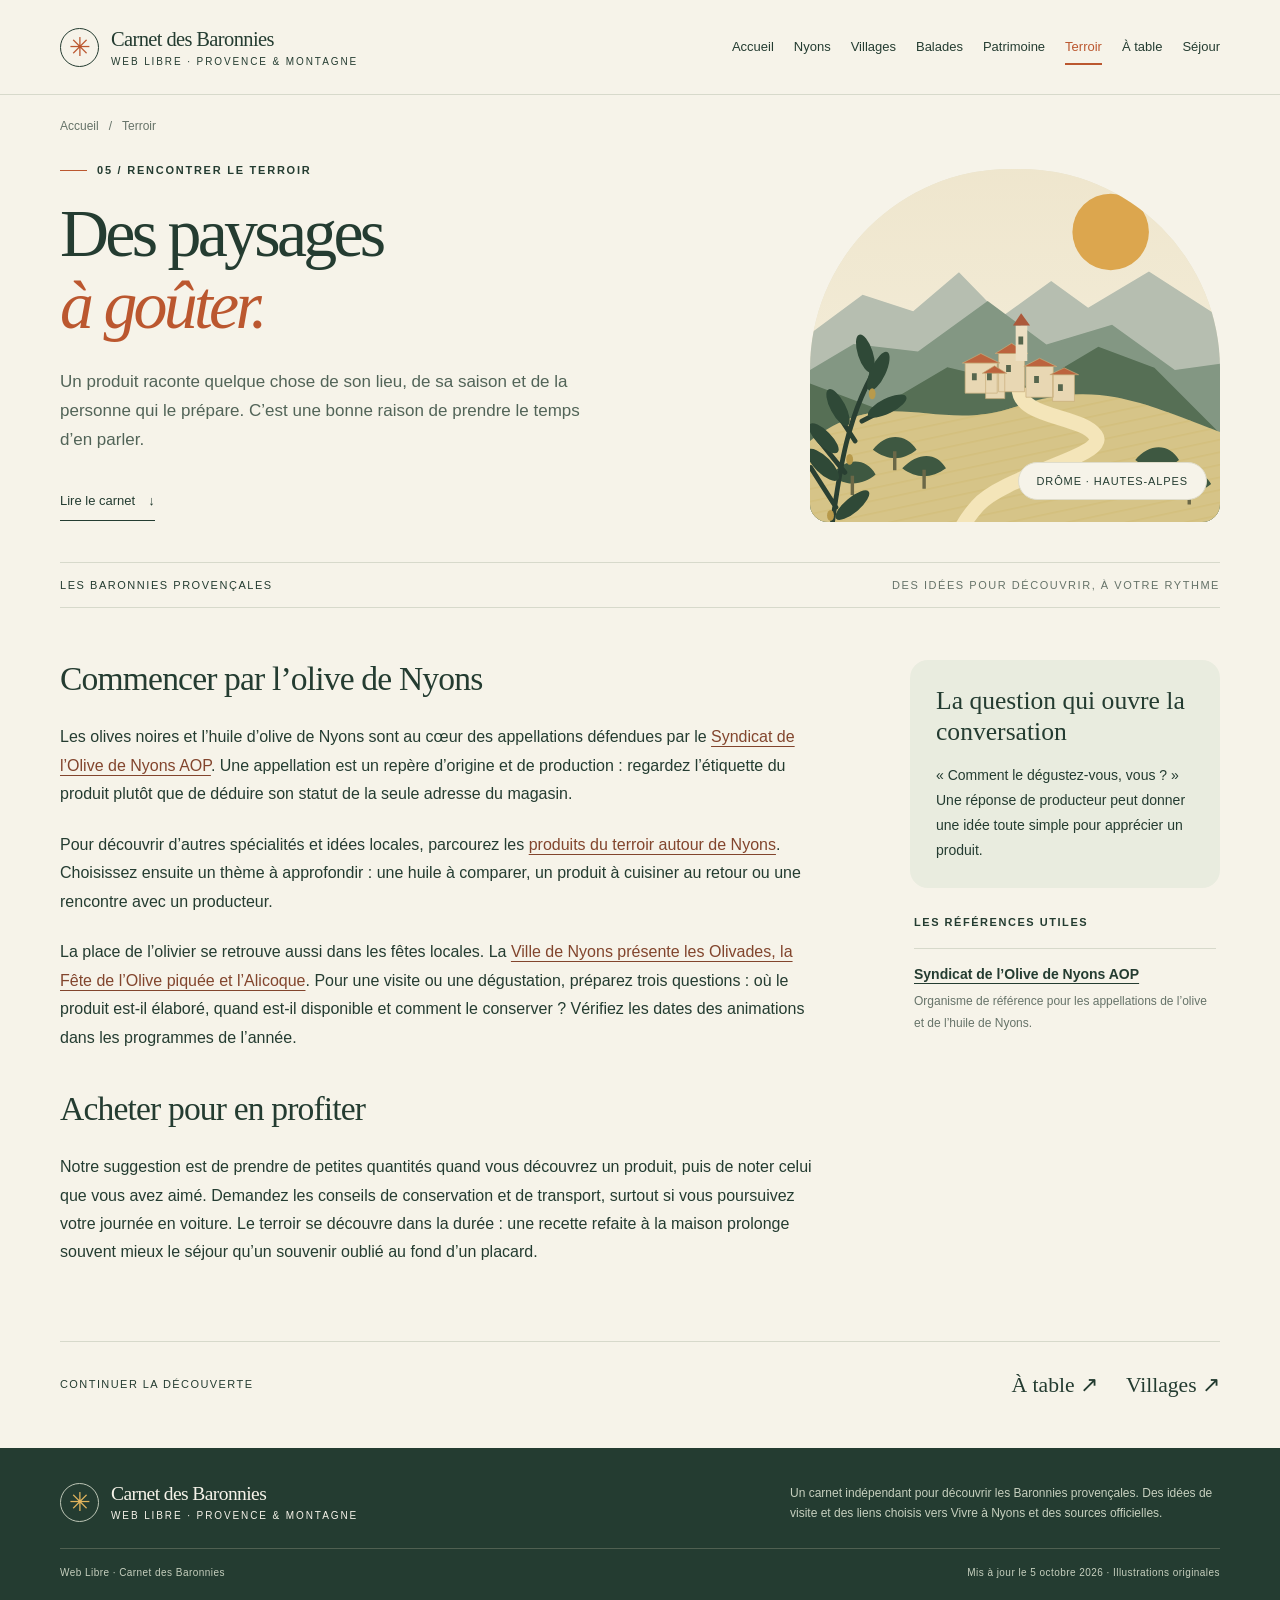
<file: terroir/index.html>
<!doctype html>
<html lang="fr"><head><meta charset="utf-8"><meta name="viewport" content="width=device-width, initial-scale=1"><title>Terroir des Baronnies : olives de Nyons et rencontres locales | Web Libre</title><meta name="description" content="Découvrir le terroir des Baronnies autour des olives de Nyons : questions à poser aux producteurs, achats et références sur les appellations."><link rel="canonical" href="https://danie-poiret.github.io/web-libre/terroir/"><meta name="theme-color" content="#243c31"><meta property="og:type" content="website"><meta property="og:locale" content="fr_FR"><meta property="og:title" content="Terroir des Baronnies : olives de Nyons et rencontres locales | Web Libre"><meta property="og:description" content="Découvrir le terroir des Baronnies autour des olives de Nyons : questions à poser aux producteurs, achats et références sur les appellations."><meta property="og:url" content="https://danie-poiret.github.io/web-libre/terroir/"><link rel="icon" href="../assets/favicon.svg" type="image/svg+xml"><link rel="stylesheet" href="../assets/style.css"><script type="application/ld+json">{"@context": "https://schema.org", "@type": "WebPage", "name": "Goûter le terroir des Baronnies", "description": "Découvrir le terroir des Baronnies autour des olives de Nyons : questions à poser aux producteurs, achats et références sur les appellations.", "url": "https://danie-poiret.github.io/web-libre/terroir/", "inLanguage": "fr", "isPartOf": {"@type": "WebSite", "name": "Carnet des Baronnies · Web Libre", "url": "https://danie-poiret.github.io/web-libre/"}, "breadcrumb": {"@type": "BreadcrumbList", "itemListElement": [{"@type": "ListItem", "position": 1, "name": "Accueil", "item": "https://danie-poiret.github.io/web-libre/"}, {"@type": "ListItem", "position": 2, "name": "Terroir", "item": "https://danie-poiret.github.io/web-libre/terroir/"}]}}</script></head>
<body><a class="skip" href="#contenu">Aller au contenu</a><header class="header"><div class="head-row wrap"><a class="brand" href=".././" aria-label="Carnet des Baronnies, accueil"><span class="brand-mark" aria-hidden="true">✳</span><span class="brand-text">Carnet des Baronnies<small>Web Libre · Provence &amp; montagne</small></span></a><nav class="desktop-nav" aria-label="Navigation principale"><a class="nav-link" href=".././">Accueil</a><a class="nav-link" href="../nyons/">Nyons</a><a class="nav-link" href="../villages/">Villages</a><a class="nav-link" href="../balades/">Balades</a><a class="nav-link" href="../patrimoine/">Patrimoine</a><a class="nav-link" href="../terroir/" aria-current="page">Terroir</a><a class="nav-link" href="../a-table/">À table</a><a class="nav-link" href="../sejour/">Séjour</a></nav><details class="mobile-menu"><summary>Menu</summary><nav aria-label="Navigation mobile"><a class="nav-link" href=".././">Accueil</a><a class="nav-link" href="../nyons/">Nyons</a><a class="nav-link" href="../villages/">Villages</a><a class="nav-link" href="../balades/">Balades</a><a class="nav-link" href="../patrimoine/">Patrimoine</a><a class="nav-link" href="../terroir/" aria-current="page">Terroir</a><a class="nav-link" href="../a-table/">À table</a><a class="nav-link" href="../sejour/">Séjour</a></nav></details></div></header><main id="contenu"><nav class="breadcrumb wrap" aria-label="Fil d’Ariane"><a href="../">Accueil</a><span aria-hidden="true">/</span><span aria-current="page">Terroir</span></nav><section class="hero guide-hero wrap" aria-labelledby="titre"><div><div class="eyebrow">05 / Rencontrer le terroir</div><h1 id="titre">Des paysages<br><em>à goûter.</em></h1><p class="intro">Un produit raconte quelque chose de son lieu, de sa saison et de la personne qui le prépare. C’est une bonne raison de prendre le temps d’en parler.</p><div class="actions"><a class="text-link" href="#lire">Lire le carnet <span aria-hidden="true">↓</span></a></div></div><div class="hero-art"><img src="../assets/baronnies.svg" alt="" width="600" height="620" fetchpriority="high"><span class="art-label">Drôme · Hautes-Alpes</span></div></section><div class="region-strip wrap"><span>Les Baronnies provençales</span><span>Des idées pour découvrir, à votre rythme</span></div><div id="lire" class="content-layout wrap"><article class="article" aria-labelledby="lecture-titre"><h2 id="lecture-titre">Commencer par l’olive de Nyons</h2><p>Les olives noires et l’huile d’olive de Nyons sont au cœur des appellations défendues par le <a href="https://www.nyons-aoc.com/huile-olive-nyons-contact-coordonnees/">Syndicat de l’Olive de Nyons AOP</a>. Une appellation est un repère d’origine et de production : regardez l’étiquette du produit plutôt que de déduire son statut de la seule adresse du magasin.</p><p>Pour découvrir d’autres spécialités et idées locales, parcourez les <a href="https://www.vivreanyons.fr/produits-du-terroir/">produits du terroir autour de Nyons</a>. Choisissez ensuite un thème à approfondir : une huile à comparer, un produit à cuisiner au retour ou une rencontre avec un producteur.</p><p>La place de l’olivier se retrouve aussi dans les fêtes locales. La <a href="https://www.nyons.com/vivre-nyons/economie-et-emplois/agriculture/">Ville de Nyons présente les Olivades, la Fête de l’Olive piquée et l’Alicoque</a>. Pour une visite ou une dégustation, préparez trois questions : où le produit est-il élaboré, quand est-il disponible et comment le conserver ? Vérifiez les dates des animations dans les programmes de l’année.</p><h2>Acheter pour en profiter</h2><p>Notre suggestion est de prendre de petites quantités quand vous découvrez un produit, puis de noter celui que vous avez aimé. Demandez les conseils de conservation et de transport, surtout si vous poursuivez votre journée en voiture. Le terroir se découvre dans la durée : une recette refaite à la maison prolonge souvent mieux le séjour qu’un souvenir oublié au fond d’un placard.</p></article><aside class="aside" aria-label="Conseils et références"><div class="note-box"><h3>La question qui ouvre la conversation</h3><p>« Comment le dégustez-vous, vous ? » Une réponse de producteur peut donner une idée toute simple pour apprécier un produit.</p></div><section class="reference-box" aria-labelledby="ref-titre"><h2 id="ref-titre">Les références utiles</h2><div class="reference-item"><a href="https://www.nyons-aoc.com/huile-olive-nyons-contact-coordonnees/">Syndicat de l’Olive de Nyons AOP</a><p>Organisme de référence pour les appellations de l’olive et de l’huile de Nyons.</p></div></section></aside></div><div class="related wrap"><p>Continuer la découverte</p><div class="related-links"><a href="../a-table/">À table <span aria-hidden="true">↗</span></a><a href="../villages/">Villages <span aria-hidden="true">↗</span></a></div></div></main><footer class="footer"><div class="wrap"><div class="footer-top"><a class="brand" href=".././" aria-label="Carnet des Baronnies, accueil"><span class="brand-mark" aria-hidden="true">✳</span><span class="brand-text">Carnet des Baronnies<small>Web Libre · Provence &amp; montagne</small></span></a><p class="footer-copy">Un carnet indépendant pour découvrir les Baronnies provençales. Des idées de visite et des liens choisis vers Vivre à Nyons et des sources officielles.</p></div><div class="footer-bottom"><span>Web Libre · Carnet des Baronnies</span><span>Mis à jour le <time datetime="2026-10-05">5 octobre 2026</time> · Illustrations originales</span></div></div></footer></body></html>
</file>
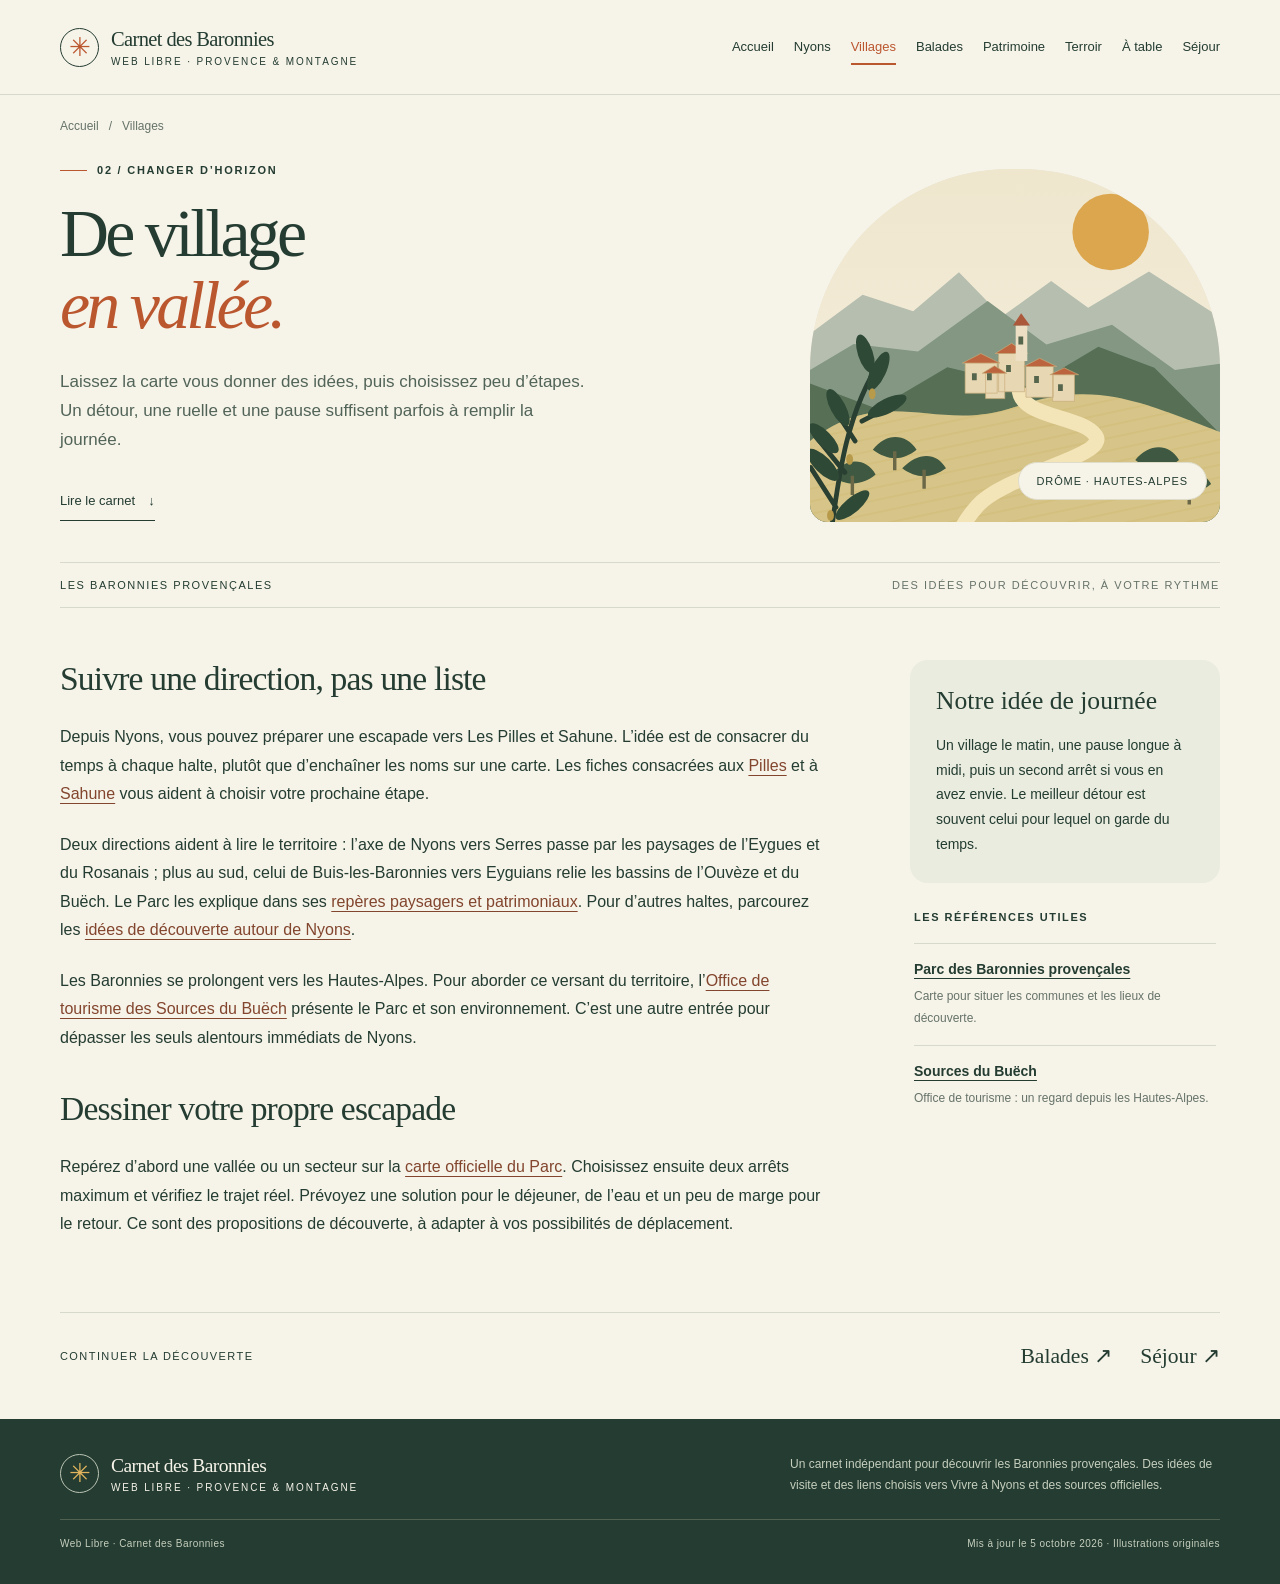
<file: villages/index.html>
<!doctype html>
<html lang="fr"><head><meta charset="utf-8"><meta name="viewport" content="width=device-width, initial-scale=1"><title>Villages des Baronnies : composer une escapade depuis Nyons | Web Libre</title><meta name="description" content="Des idées pour explorer les villages et vallées des Baronnies, autour de Nyons et vers les Hautes-Alpes, avec une carte officielle pour préparer les étapes."><link rel="canonical" href="https://danie-poiret.github.io/web-libre/villages/"><meta name="theme-color" content="#243c31"><meta property="og:type" content="website"><meta property="og:locale" content="fr_FR"><meta property="og:title" content="Villages des Baronnies : composer une escapade depuis Nyons | Web Libre"><meta property="og:description" content="Des idées pour explorer les villages et vallées des Baronnies, autour de Nyons et vers les Hautes-Alpes, avec une carte officielle pour préparer les étapes."><meta property="og:url" content="https://danie-poiret.github.io/web-libre/villages/"><link rel="icon" href="../assets/favicon.svg" type="image/svg+xml"><link rel="stylesheet" href="../assets/style.css"><script type="application/ld+json">{"@context": "https://schema.org", "@type": "WebPage", "name": "Villages et vallées des Baronnies", "description": "Des idées pour explorer les villages et vallées des Baronnies, autour de Nyons et vers les Hautes-Alpes, avec une carte officielle pour préparer les étapes.", "url": "https://danie-poiret.github.io/web-libre/villages/", "inLanguage": "fr", "isPartOf": {"@type": "WebSite", "name": "Carnet des Baronnies · Web Libre", "url": "https://danie-poiret.github.io/web-libre/"}, "breadcrumb": {"@type": "BreadcrumbList", "itemListElement": [{"@type": "ListItem", "position": 1, "name": "Accueil", "item": "https://danie-poiret.github.io/web-libre/"}, {"@type": "ListItem", "position": 2, "name": "Villages", "item": "https://danie-poiret.github.io/web-libre/villages/"}]}}</script></head>
<body><a class="skip" href="#contenu">Aller au contenu</a><header class="header"><div class="head-row wrap"><a class="brand" href=".././" aria-label="Carnet des Baronnies, accueil"><span class="brand-mark" aria-hidden="true">✳</span><span class="brand-text">Carnet des Baronnies<small>Web Libre · Provence &amp; montagne</small></span></a><nav class="desktop-nav" aria-label="Navigation principale"><a class="nav-link" href=".././">Accueil</a><a class="nav-link" href="../nyons/">Nyons</a><a class="nav-link" href="../villages/" aria-current="page">Villages</a><a class="nav-link" href="../balades/">Balades</a><a class="nav-link" href="../patrimoine/">Patrimoine</a><a class="nav-link" href="../terroir/">Terroir</a><a class="nav-link" href="../a-table/">À table</a><a class="nav-link" href="../sejour/">Séjour</a></nav><details class="mobile-menu"><summary>Menu</summary><nav aria-label="Navigation mobile"><a class="nav-link" href=".././">Accueil</a><a class="nav-link" href="../nyons/">Nyons</a><a class="nav-link" href="../villages/" aria-current="page">Villages</a><a class="nav-link" href="../balades/">Balades</a><a class="nav-link" href="../patrimoine/">Patrimoine</a><a class="nav-link" href="../terroir/">Terroir</a><a class="nav-link" href="../a-table/">À table</a><a class="nav-link" href="../sejour/">Séjour</a></nav></details></div></header><main id="contenu"><nav class="breadcrumb wrap" aria-label="Fil d’Ariane"><a href="../">Accueil</a><span aria-hidden="true">/</span><span aria-current="page">Villages</span></nav><section class="hero guide-hero wrap" aria-labelledby="titre"><div><div class="eyebrow">02 / Changer d’horizon</div><h1 id="titre">De village<br><em>en vallée.</em></h1><p class="intro">Laissez la carte vous donner des idées, puis choisissez peu d’étapes. Un détour, une ruelle et une pause suffisent parfois à remplir la journée.</p><div class="actions"><a class="text-link" href="#lire">Lire le carnet <span aria-hidden="true">↓</span></a></div></div><div class="hero-art"><img src="../assets/baronnies.svg" alt="" width="600" height="620" fetchpriority="high"><span class="art-label">Drôme · Hautes-Alpes</span></div></section><div class="region-strip wrap"><span>Les Baronnies provençales</span><span>Des idées pour découvrir, à votre rythme</span></div><div id="lire" class="content-layout wrap"><article class="article" aria-labelledby="lecture-titre"><h2 id="lecture-titre">Suivre une direction, pas une liste</h2><p>Depuis Nyons, vous pouvez préparer une escapade vers Les Pilles et Sahune. L’idée est de consacrer du temps à chaque halte, plutôt que d’enchaîner les noms sur une carte. Les fiches consacrées aux <a href="https://www.vivreanyons.fr/a-faire-autour-de-Nyons/pilles/">Pilles</a> et à <a href="https://www.vivreanyons.fr/a-faire-autour-de-Nyons/sahune/">Sahune</a> vous aident à choisir votre prochaine étape.</p><p>Deux directions aident à lire le territoire : l’axe de Nyons vers Serres passe par les paysages de l’Eygues et du Rosanais ; plus au sud, celui de Buis-les-Baronnies vers Eyguians relie les bassins de l’Ouvèze et du Buëch. Le Parc les explique dans ses <a href="https://www.baronnies-provencales.fr/les-baronnies-provencales/haut-lieux/">repères paysagers et patrimoniaux</a>. Pour d’autres haltes, parcourez les <a href="https://www.vivreanyons.fr/a-faire-autour-de-Nyons/">idées de découverte autour de Nyons</a>.</p><p>Les Baronnies se prolongent vers les Hautes-Alpes. Pour aborder ce versant du territoire, l’<a href="https://www.sources-du-buech.com/parc-naturel-baronnies-provencales.html">Office de tourisme des Sources du Buëch</a> présente le Parc et son environnement. C’est une autre entrée pour dépasser les seuls alentours immédiats de Nyons.</p><h2>Dessiner votre propre escapade</h2><p>Repérez d’abord une vallée ou un secteur sur la <a href="https://www.baronnies-provencales.fr/a-voir-a-faire/carte-interactive/">carte officielle du Parc</a>. Choisissez ensuite deux arrêts maximum et vérifiez le trajet réel. Prévoyez une solution pour le déjeuner, de l’eau et un peu de marge pour le retour. Ce sont des propositions de découverte, à adapter à vos possibilités de déplacement.</p></article><aside class="aside" aria-label="Conseils et références"><div class="note-box"><h3>Notre idée de journée</h3><p>Un village le matin, une pause longue à midi, puis un second arrêt si vous en avez envie. Le meilleur détour est souvent celui pour lequel on garde du temps.</p></div><section class="reference-box" aria-labelledby="ref-titre"><h2 id="ref-titre">Les références utiles</h2><div class="reference-item"><a href="https://www.baronnies-provencales.fr/a-voir-a-faire/carte-interactive/">Parc des Baronnies provençales</a><p>Carte pour situer les communes et les lieux de découverte.</p></div><div class="reference-item"><a href="https://www.sources-du-buech.com/parc-naturel-baronnies-provencales.html">Sources du Buëch</a><p>Office de tourisme : un regard depuis les Hautes-Alpes.</p></div></section></aside></div><div class="related wrap"><p>Continuer la découverte</p><div class="related-links"><a href="../balades/">Balades <span aria-hidden="true">↗</span></a><a href="../sejour/">Séjour <span aria-hidden="true">↗</span></a></div></div></main><footer class="footer"><div class="wrap"><div class="footer-top"><a class="brand" href=".././" aria-label="Carnet des Baronnies, accueil"><span class="brand-mark" aria-hidden="true">✳</span><span class="brand-text">Carnet des Baronnies<small>Web Libre · Provence &amp; montagne</small></span></a><p class="footer-copy">Un carnet indépendant pour découvrir les Baronnies provençales. Des idées de visite et des liens choisis vers Vivre à Nyons et des sources officielles.</p></div><div class="footer-bottom"><span>Web Libre · Carnet des Baronnies</span><span>Mis à jour le <time datetime="2026-10-05">5 octobre 2026</time> · Illustrations originales</span></div></div></footer></body></html>
</file>
<file: assets/style.css>
:root{--ink:#243c31;--paper:#f6f3e9;--muted:#667369;--line:#d7d9cb;--ochre:#bb572f;--sun:#e2b45d;--white:#fffdf6;--radius:18px;font-family:Arial,Helvetica,sans-serif;color:var(--ink);background:var(--paper)}
*{box-sizing:border-box}body{margin:0}a{color:inherit;text-underline-offset:4px;text-decoration-thickness:1px}a:hover{color:var(--ochre)}a:focus-visible,summary:focus-visible{outline:3px solid var(--ochre);outline-offset:5px}p{line-height:1.78}img{max-width:100%;height:auto}h1,h2,h3,p{margin-top:0}h1,h2,h3{font-family:Georgia,'Times New Roman',serif;font-weight:400}h1{font-size:clamp(2.9rem,5.9vw,5.65rem);line-height:1.06;letter-spacing:-.055em;margin:22px 0 26px}h1 em,h2 em{font-weight:400;color:var(--ochre)}h2{font-size:clamp(1.85rem,3vw,2.7rem);line-height:1.16;letter-spacing:-.025em}h3{font-size:1.65rem;line-height:1.18}.wrap{width:min(1160px,calc(100% - 64px));margin-inline:auto}.skip{position:absolute;left:20px;top:-100px;background:var(--ink);color:white;padding:12px;z-index:10}.skip:focus{top:16px}.header{border-bottom:1px solid var(--line)}.head-row{min-height:94px;display:flex;align-items:center;justify-content:space-between;gap:24px}.brand{display:flex;align-items:center;gap:12px;text-decoration:none;flex-shrink:0}.brand-mark{width:39px;height:39px;display:grid;place-items:center;border:1px solid var(--ink);border-radius:50%;font-size:26px;color:var(--ochre)}.brand-text{font:1.28rem Georgia,serif;letter-spacing:-.03em}.brand-text small{display:block;font:10px Arial,sans-serif;letter-spacing:.19em;text-transform:uppercase;margin-top:5px}.desktop-nav{display:flex;flex-wrap:wrap;gap:20px;align-items:center}.nav-link{font-size:13px;text-decoration:none;padding:9px 0;border-bottom:2px solid transparent}.nav-link[aria-current=page]{border-color:var(--ochre);color:var(--ochre)}.mobile-menu{display:none}.hero{display:grid;grid-template-columns:1.08fr 1fr;gap:35px;align-items:center;padding-block:54px 48px}.eyebrow{font-size:11px;letter-spacing:.16em;text-transform:uppercase;font-weight:700;display:flex;align-items:center;gap:10px}.eyebrow:before{content:'';height:1px;width:27px;background:var(--ochre)}.intro{font-size:17px;max-width:530px;color:#526458;margin-bottom:25px;line-height:1.7}.actions{display:flex;gap:13px;align-items:center;flex-wrap:wrap;margin-top:26px}.button{display:inline-flex;gap:20px;align-items:center;padding:15px 22px;background:var(--ink);color:#fffdf6;border-radius:50px;text-decoration:none;font-size:13px}.button:hover{color:#fff;background:#355342}.text-link{font-size:13px;text-decoration:none;display:inline-flex;align-items:center;gap:13px;padding:12px 0;border-bottom:1px solid var(--ink)}.hero-art{position:relative;padding:6px 0 0}.hero-art img{width:100%;display:block;border-radius:200px 200px 18px 18px;background:#e7e3cf;aspect-ratio:1/1.07;object-fit:cover}.art-label{position:absolute;right:13px;bottom:22px;background:var(--paper);border:1px solid #dfdcca;border-radius:50px;padding:12px 18px;font-size:11px;letter-spacing:.08em;text-transform:uppercase}.region-strip{padding-block:16px;border-block:1px solid var(--line);display:flex;justify-content:space-between;gap:15px;font-size:11px;letter-spacing:.14em;text-transform:uppercase}.region-strip span:last-child{color:var(--muted)}.section{padding-block:56px}.section-intro{display:grid;grid-template-columns:1fr 1fr;gap:50px;align-items:start;margin-bottom:28px}.section-intro p{color:var(--muted);font-size:15px;margin:3px 0}.guide-grid{display:grid;grid-template-columns:repeat(3,1fr);gap:17px}.guide-card{padding:27px 27px 24px;border:1px solid var(--line);border-radius:var(--radius);text-decoration:none;display:flex;flex-direction:column;min-height:216px;background:var(--white);transition:transform .15s,border-color .15s}.guide-card:hover{color:var(--ink);border-color:var(--ochre);transform:translateY(-3px)}.card-top{display:flex;justify-content:space-between;align-items:center;color:var(--ochre);font-size:11px;letter-spacing:.1em;margin-bottom:23px}.guide-card p{font-size:14px;color:var(--muted);margin:0}.guide-card:last-child{grid-column:1/-1;min-height:150px;display:grid;grid-template-columns:100px 1fr 1.2fr;align-items:center;gap:25px;background:#e9ecdf}.guide-card:last-child .card-top,.guide-card:last-child h3{margin:0}.home-note{display:grid;grid-template-columns:1.4fr 1fr;gap:55px;padding-block:15px 56px}.home-note p{font-size:15px}.note-box{background:#e9ecdf;padding:30px;border-radius:var(--radius);align-self:start}.note-box h3{font-size:1.6rem;margin-bottom:16px}.note-box p{font-size:14px;margin-bottom:0}.breadcrumb{padding-top:24px;font-size:12px;display:flex;gap:10px;color:var(--muted)}.breadcrumb a{text-decoration:none}.guide-hero{padding-top:30px;padding-bottom:40px}.guide-hero h1{font-size:clamp(2.9rem,5.3vw,4.8rem)}.guide-hero .hero-art{max-width:410px;justify-self:end;width:100%}.guide-hero .hero-art img{aspect-ratio:1.16}.content-layout{display:grid;grid-template-columns:minmax(0,1fr) 310px;gap:85px;padding-block:52px}.article p{font-size:16px;margin-bottom:22px}.article h2{font-size:2.1rem;margin-bottom:24px}.article h2:not(:first-child){margin-top:38px}.article a{color:#82452d}.aside{align-self:start}.aside .note-box{padding:26px}.reference-box{margin-top:28px;padding:0 4px}.reference-box h2{font:11px Arial,sans-serif;text-transform:uppercase;letter-spacing:.14em;font-weight:700;margin-bottom:20px}.reference-item{padding-block:16px;border-top:1px solid var(--line)}.reference-item a{font-size:14px;font-weight:700}.reference-item p{font-size:12px;color:var(--muted);margin:8px 0 0}.related{border-top:1px solid var(--line);padding-block:30px 50px;display:flex;align-items:center;justify-content:space-between;gap:25px}.related p{font-size:11px;letter-spacing:.13em;text-transform:uppercase;margin:0}.related-links{display:flex;gap:28px;flex-wrap:wrap}.related-links a{font-family:Georgia,serif;font-size:1.35rem;text-decoration:none}.footer{background:var(--ink);color:#f6f3e9;padding-block:35px}.footer-top{display:flex;justify-content:space-between;align-items:flex-start;gap:35px}.footer .brand-mark{border-color:#bcc5b5;color:var(--sun)}.footer .brand-text{font-size:1.22rem}.footer-copy{max-width:430px;font-size:12px;line-height:1.7;color:#c6cfbe;margin:0}.footer-bottom{border-top:1px solid #506051;margin-top:24px;padding-top:18px;display:flex;justify-content:space-between;gap:20px;font-size:10px;letter-spacing:.045em;color:#c6cfbe}.footer a:hover{color:#e7bb75}::selection{background:#dfb372;color:#243c31}
@media(min-width:1500px){.hero{padding-block:65px}.hero-art img{max-height:545px}}
@media(max-width:1000px){.desktop-nav{gap:12px}.nav-link{font-size:12px}.brand-text{font-size:1.15rem}.hero{gap:25px}.content-layout{gap:40px;grid-template-columns:minmax(0,1fr) 280px}}
@media(max-width:800px){.wrap{width:calc(100% - 40px)}.head-row{min-height:80px;position:relative}.desktop-nav{display:none}.mobile-menu{display:block}.mobile-menu summary{cursor:pointer;font-size:13px;list-style:none;border:1px solid var(--line);border-radius:40px;padding:10px 17px}.mobile-menu summary::-webkit-details-marker{display:none}.mobile-menu summary:after{content:' +';margin-left:10px}.mobile-menu[open] summary:after{content:' −'}.mobile-menu nav{position:absolute;right:0;top:69px;width:min(300px,100%);background:var(--white);padding:12px 20px;border:1px solid var(--line);border-radius:12px;box-shadow:0 15px 35px #243c3114;z-index:5;display:flex;flex-direction:column}.hero{grid-template-columns:1fr;gap:28px;padding-block:36px}.hero-art{max-width:500px;width:100%;justify-self:center}.hero-art img{aspect-ratio:1.35;border-radius:160px 160px 16px 16px}.intro{max-width:580px}.region-strip{font-size:10px;letter-spacing:.06em;flex-wrap:wrap}.section{padding-block:40px}.section-intro{grid-template-columns:1fr;gap:4px}.guide-grid{grid-template-columns:1fr 1fr}.guide-card:last-child{grid-template-columns:70px 1fr;gap:15px}.guide-card:last-child p{grid-column:2}.home-note{grid-template-columns:1fr;gap:20px;padding-bottom:40px}.guide-hero .hero-art{max-width:500px;justify-self:center}.guide-hero .hero-art img{aspect-ratio:1.65}.content-layout{grid-template-columns:1fr;gap:30px;padding-block:35px}.aside{display:grid;grid-template-columns:1fr 1fr;gap:25px}.reference-box{margin-top:0}.related{flex-direction:column;align-items:flex-start}.footer-top{flex-direction:column;gap:22px}}
@media(max-width:480px){.wrap{width:calc(100% - 32px)}h1{font-size:3.15rem}.guide-hero h1{font-size:2.8rem}.intro{font-size:16px}.guide-grid{grid-template-columns:1fr}.guide-card{min-height:180px;padding:24px}.guide-card:last-child{display:flex;gap:14px;align-items:stretch}.guide-card:last-child .card-top{margin-bottom:8px}.aside{grid-template-columns:1fr}.footer-bottom{flex-direction:column;gap:10px}.art-label{font-size:9px;padding:9px 12px}.related-links{gap:18px}.section-intro h2{margin-bottom:15px}.article h2{font-size:1.9rem}}
@media(max-width:480px){.head-row{gap:10px}.head-row>.brand{flex-shrink:1;min-width:0}.brand{gap:9px}.brand-mark{width:34px;height:34px;font-size:23px;flex-shrink:0}.brand-text{font-size:1rem;min-width:0}.brand-text small{font-size:8px;letter-spacing:.08em}.mobile-menu summary{font-size:12px;padding:10px 12px;white-space:nowrap}}
@media(prefers-reduced-motion:reduce){.guide-card{transition:none}.guide-card:hover{transform:none}}
</file>
